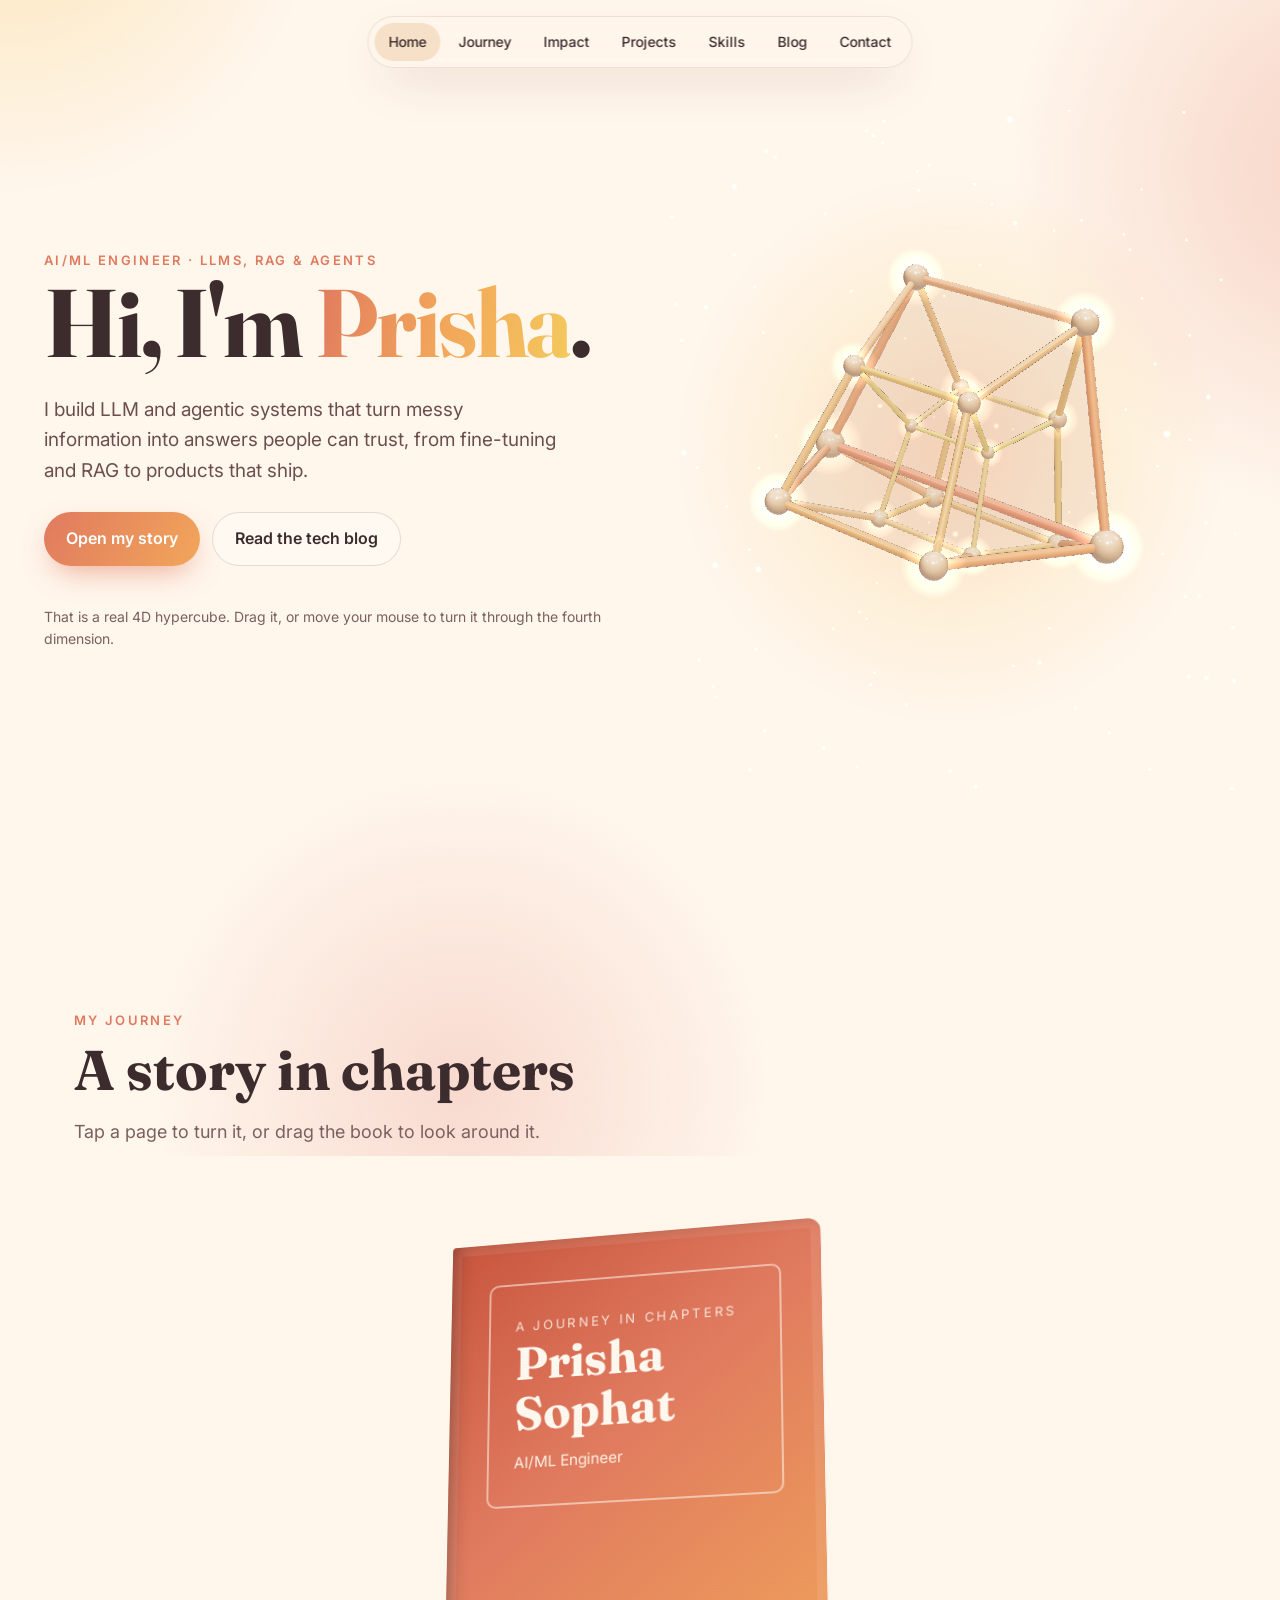
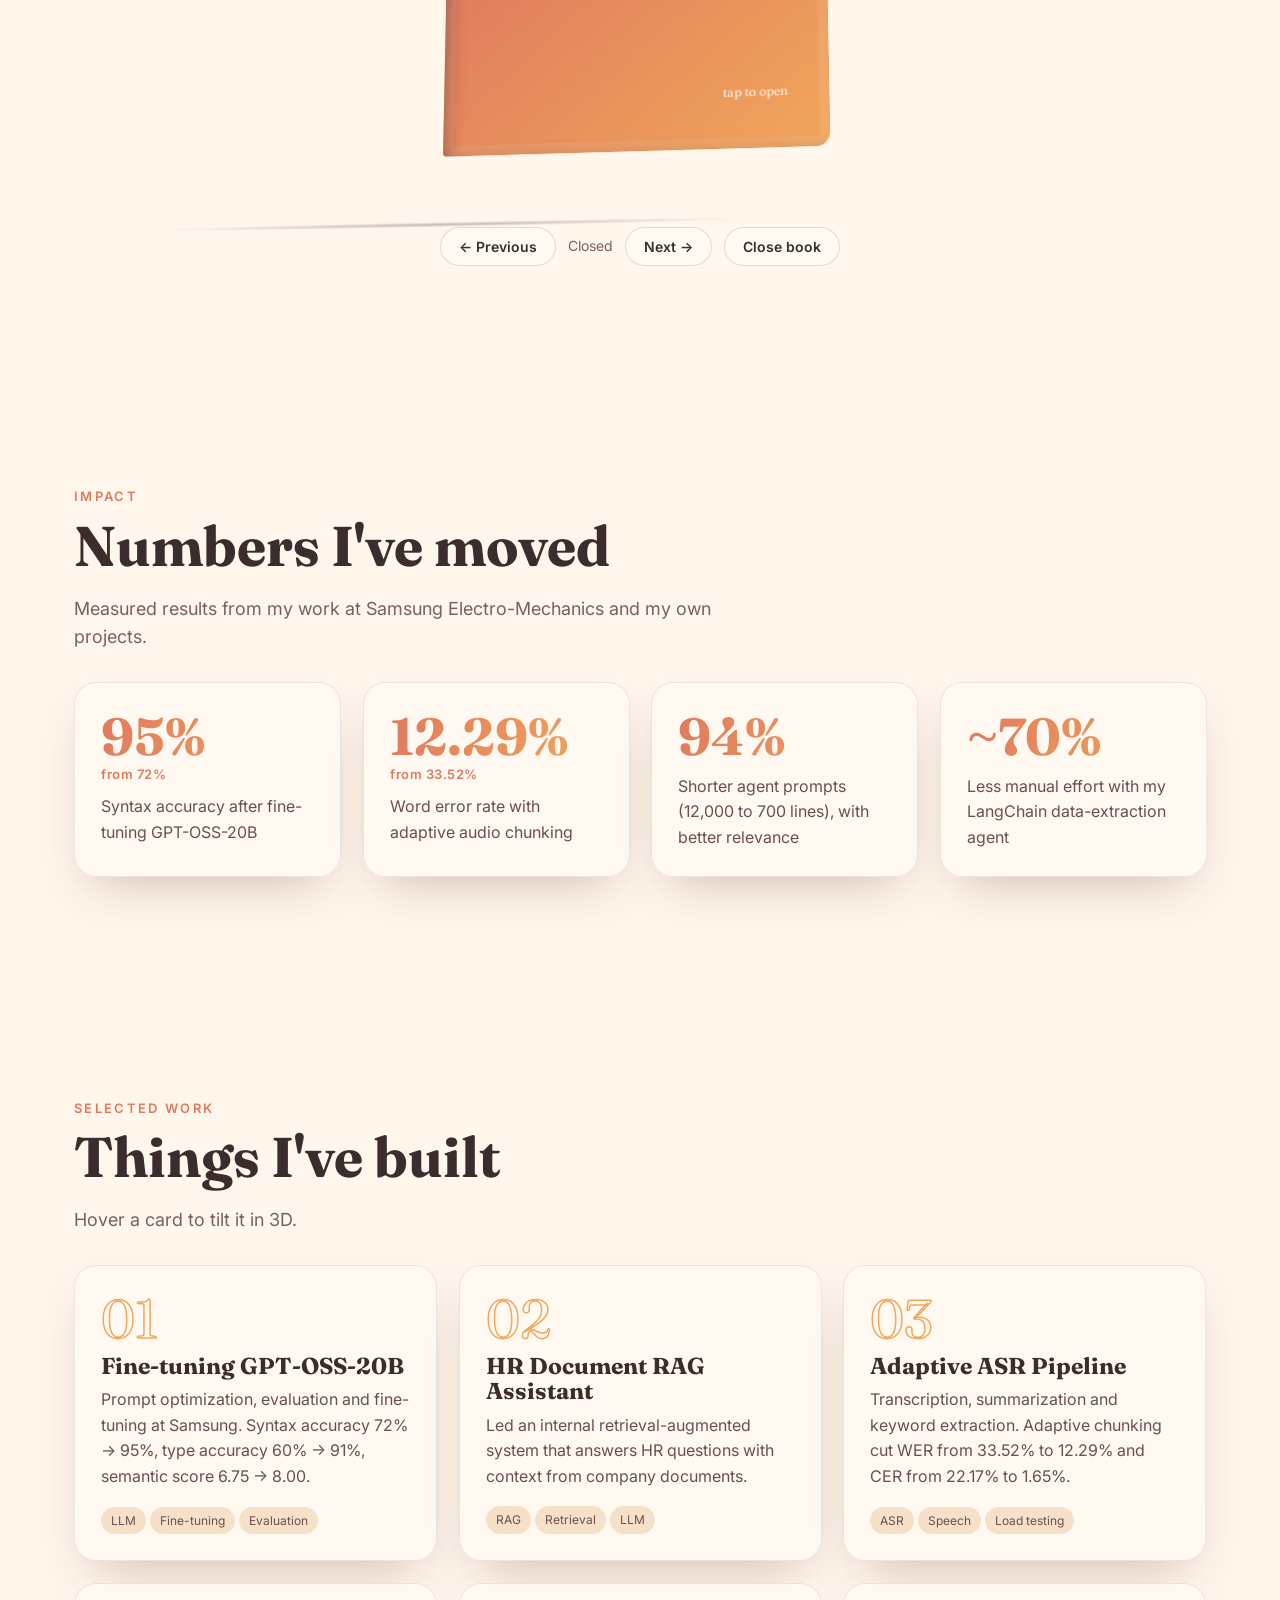
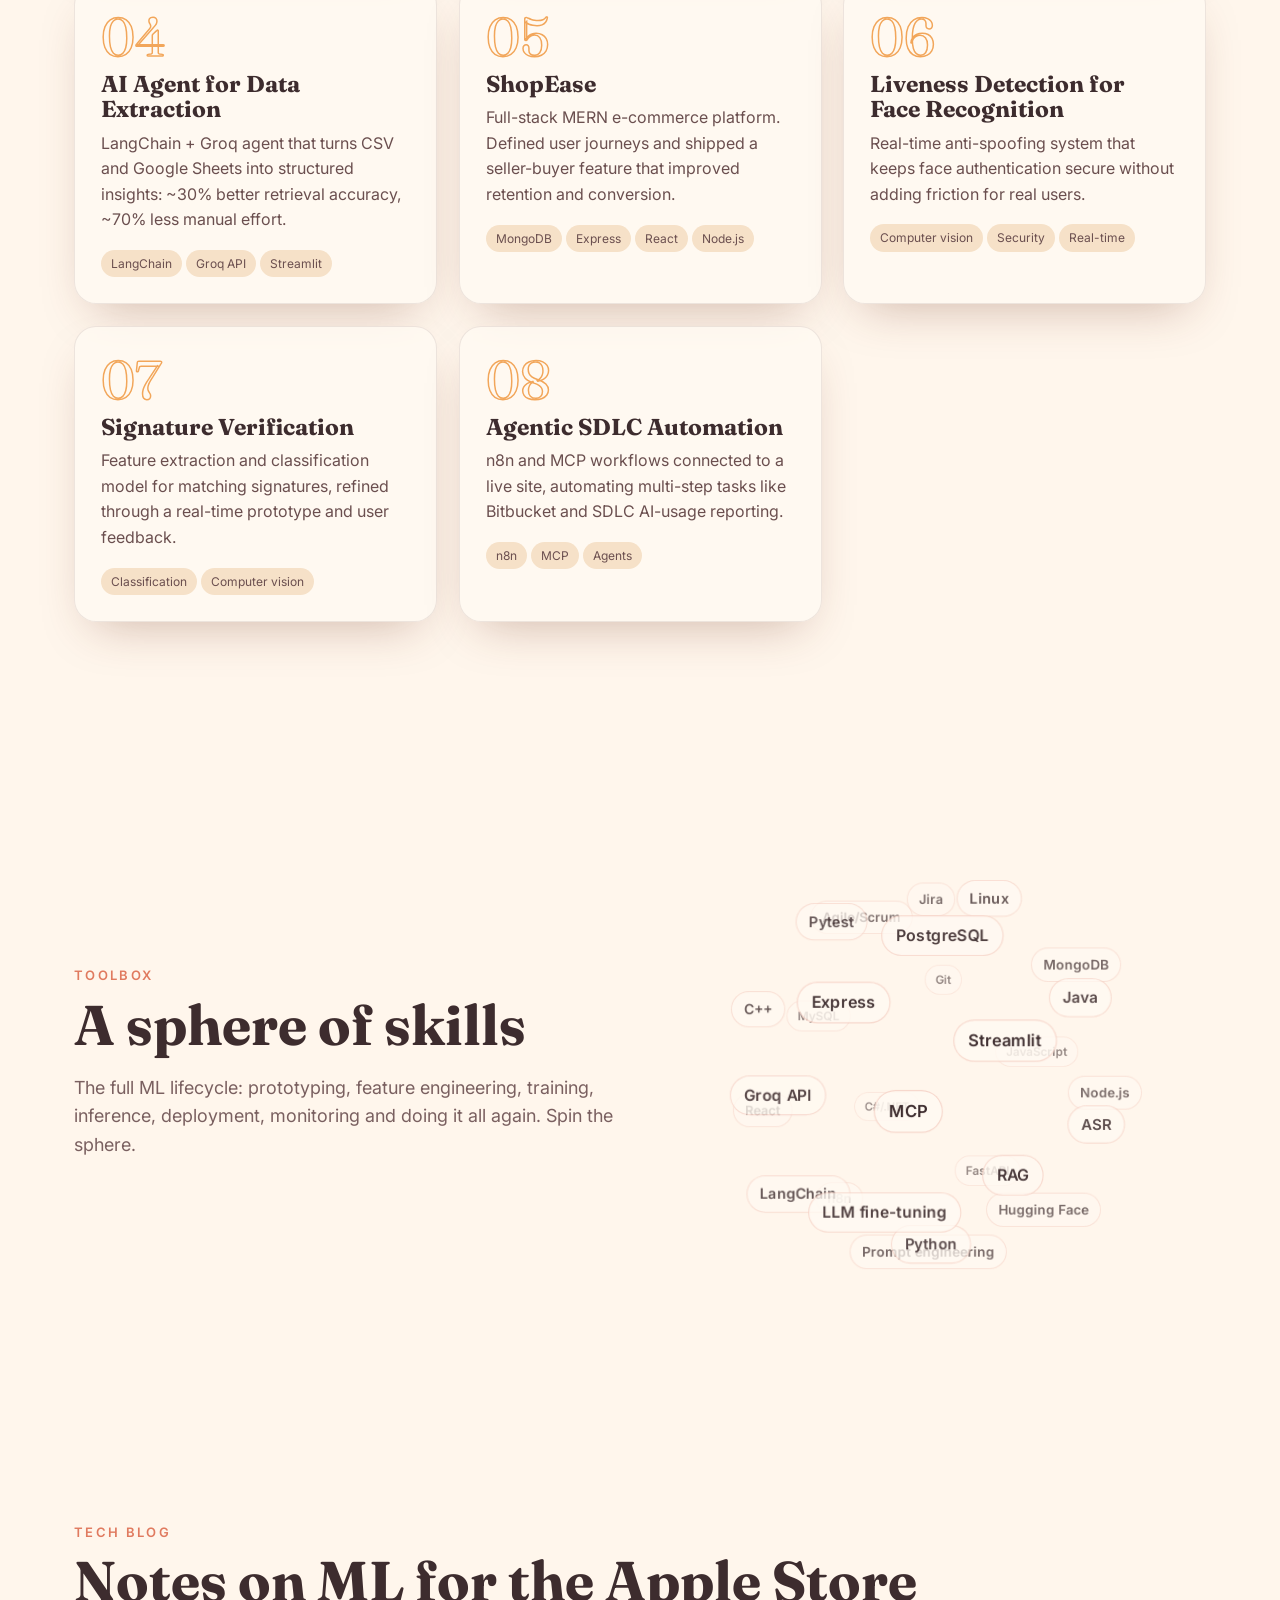
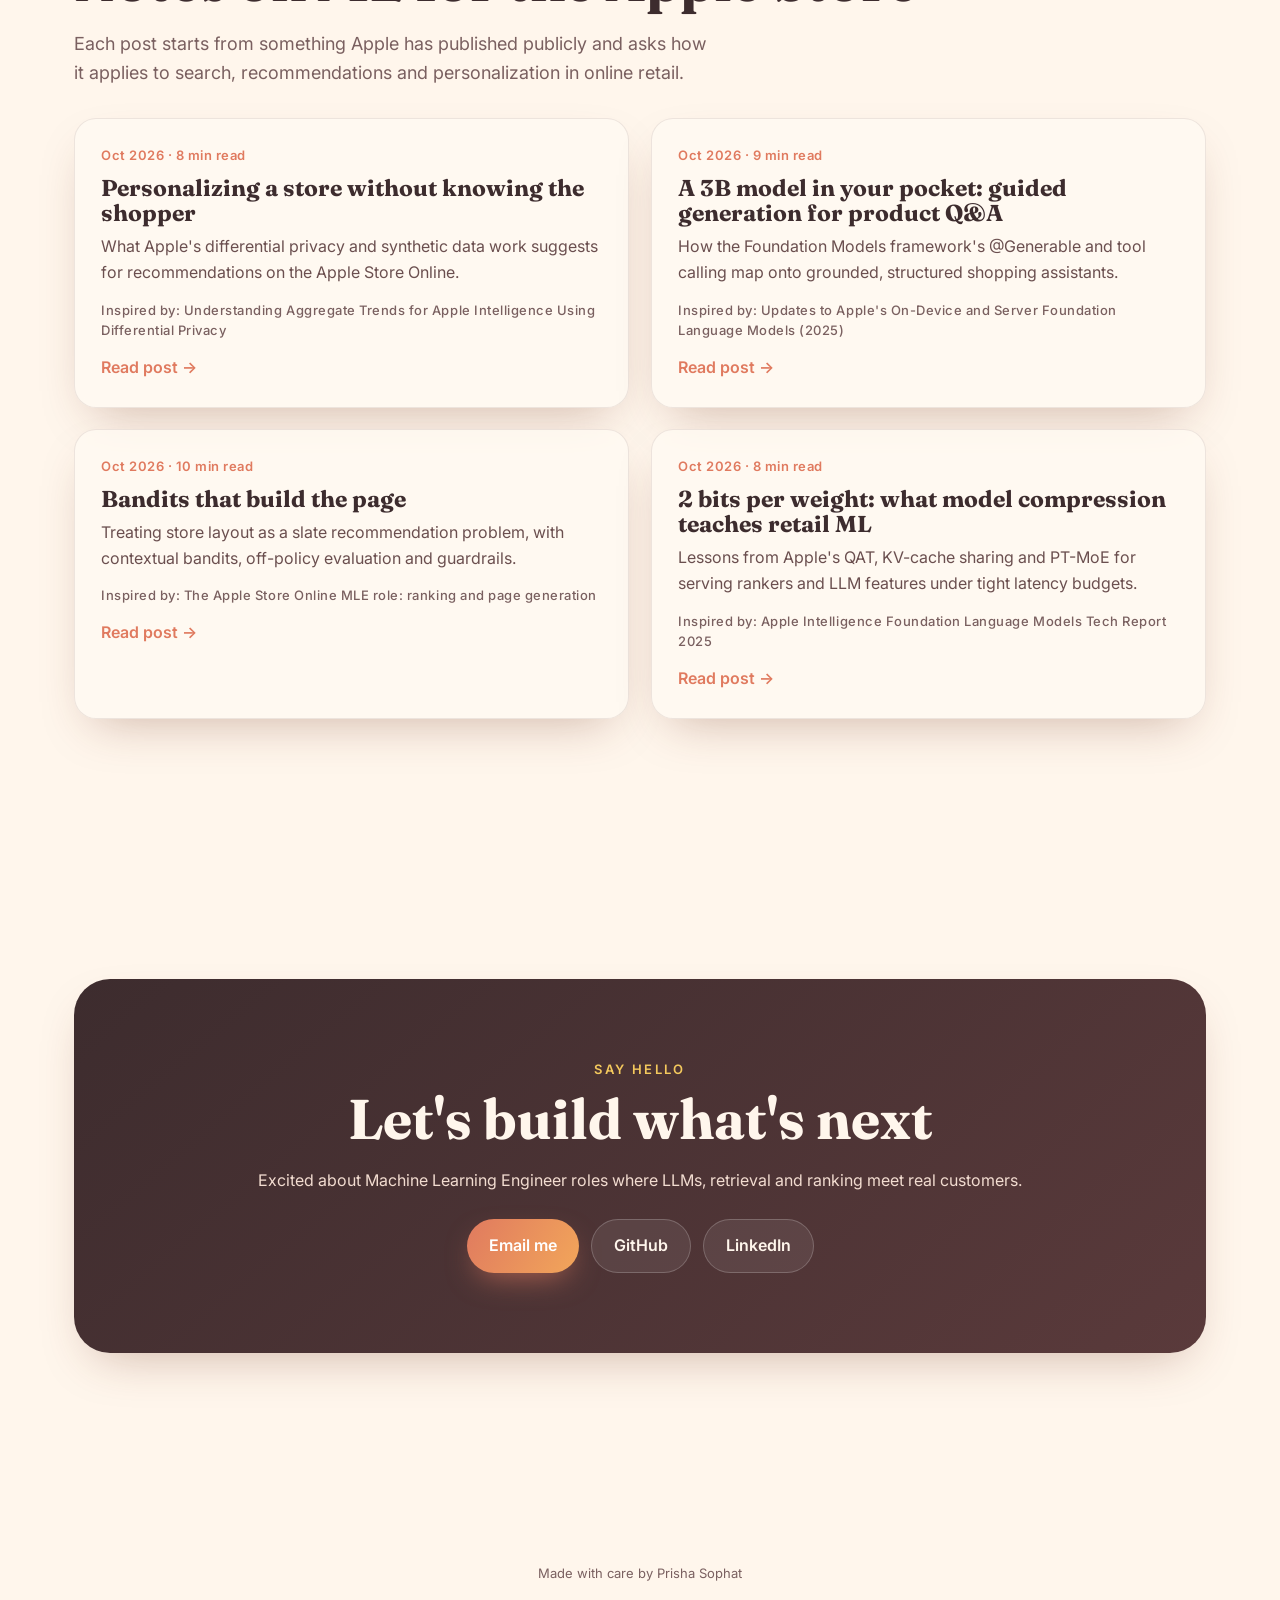
<file: index.html>
<!doctype html>
<html lang="en">
<head>
  <meta charset="utf-8">
  <meta name="viewport" content="width=device-width, initial-scale=1">
  <title>Prisha Sophat · AI/ML Engineer</title>
  <meta name="description" content="Portfolio of Prisha Sophat, AI/ML engineer working on LLMs, RAG and agentic systems.">
  <link rel="preconnect" href="https://fonts.googleapis.com">
  <link rel="preconnect" href="https://fonts.gstatic.com" crossorigin>
  <link href="https://fonts.googleapis.com/css2?family=Fraunces:opsz,wght@9..144,500;9..144,700&family=Inter:wght@400;500;600;700&display=swap" rel="stylesheet">
  <link rel="stylesheet" href="assets/style.css">
  <link rel="icon" href="data:image/svg+xml,<svg xmlns='http://www.w3.org/2000/svg' viewBox='0 0 100 100'><text y='.9em' font-size='90'>📖</text></svg>">
  <script type="importmap">
    { "imports": { "three": "./assets/vendor/three.module.min.js" } }
  </script>
</head>
<body>
  <nav class="nav" aria-label="Sections">
    <a href="#home">Home</a>
    <a href="#journey">Journey</a>
    <a href="#impact">Impact</a>
    <a href="#projects">Projects</a>
    <a href="#skills">Skills</a>
    <a href="#blog">Blog</a>
    <a href="#contact">Contact</a>
  </nav>

  <section class="hero" id="home">
    <div class="reveal">
      <div class="eyebrow">AI/ML Engineer · LLMs, RAG &amp; agents</div>
      <h1>Hi, I'm <span class="grad" id="hero-name">Prisha</span>.</h1>
      <p id="hero-tagline"></p>
      <div class="btns">
        <a class="btn primary" href="#journey">Open my story</a>
        <a class="btn ghost" href="#blog">Read the tech blog</a>
      </div>
      <div class="scroll-hint">That is a real 4D hypercube. Drag it, or move your mouse to turn it through the fourth dimension.</div>
    </div>
    <canvas id="hero-canvas" aria-label="Interactive 3D shapes"></canvas>
  </section>

  <section id="journey">
    <div class="reveal">
      <div class="eyebrow">My journey</div>
      <h2>A story in chapters</h2>
      <p class="lead">Tap a page to turn it, or drag the book to look around it.</p>
    </div>
    <div class="book-stage" id="book-stage" tabindex="0" aria-label="Interactive book. Use arrow keys to turn pages.">
      <div class="book" id="book"><div class="shadow"></div></div>
    </div>
    <div class="book-controls">
      <button id="book-prev">← Previous</button>
      <span class="book-hint" id="book-progress">Closed</span>
      <button id="book-next">Next →</button>
      <button id="book-reset">Close book</button>
    </div>
  </section>

  <section id="impact">
    <div class="reveal">
      <div class="eyebrow">Impact</div>
      <h2>Numbers I've moved</h2>
      <p class="lead">Measured results from my work at Samsung Electro-Mechanics and my own projects.</p>
    </div>
    <div class="grid" id="stat-grid"></div>
  </section>

  <section id="projects">
    <div class="reveal">
      <div class="eyebrow">Selected work</div>
      <h2>Things I've built</h2>
      <p class="lead">Hover a card to tilt it in 3D.</p>
    </div>
    <div class="grid" id="project-grid"></div>
  </section>

  <section id="skills">
    <div class="skills-wrap">
      <div class="reveal">
        <div class="eyebrow">Toolbox</div>
        <h2>A sphere of skills</h2>
        <p class="lead">The full ML lifecycle: prototyping, feature engineering, training, inference, deployment, monitoring and doing it all again. Spin the sphere.</p>
      </div>
      <div class="sphere" id="sphere" aria-label="Rotating skill sphere"></div>
    </div>
  </section>

  <section id="blog">
    <div class="reveal">
      <div class="eyebrow">Tech blog</div>
      <h2>Notes on ML for the Apple Store</h2>
      <p class="lead">Each post starts from something Apple has published publicly and asks how it applies to search, recommendations and personalization in online retail.</p>
    </div>
    <div class="grid" id="blog-grid"></div>
  </section>

  <section id="contact">
    <div class="contact reveal">
      <div class="eyebrow" style="color:var(--honey)">Say hello</div>
      <h2>Let's build what's next</h2>
      <p>Excited about Machine Learning Engineer roles where LLMs, retrieval and ranking meet real customers.</p>
      <div class="btns" style="justify-content:center">
        <a class="btn primary" id="contact-email" href="#">Email me</a>
        <a class="btn ghost" id="contact-github" href="#" target="_blank" rel="noopener">GitHub</a>
        <a class="btn ghost" id="contact-linkedin" href="#" target="_blank" rel="noopener">LinkedIn</a>
      </div>
    </div>
  </section>
  <footer>Made with care by <span id="footer-name"></span></footer>

  <script src="assets/data.js"></script>
  <script src="assets/posts.js"></script>
  <script src="assets/main.js"></script>
  <script type="module" src="assets/hero.js"></script>
</body>
</html>
</file>
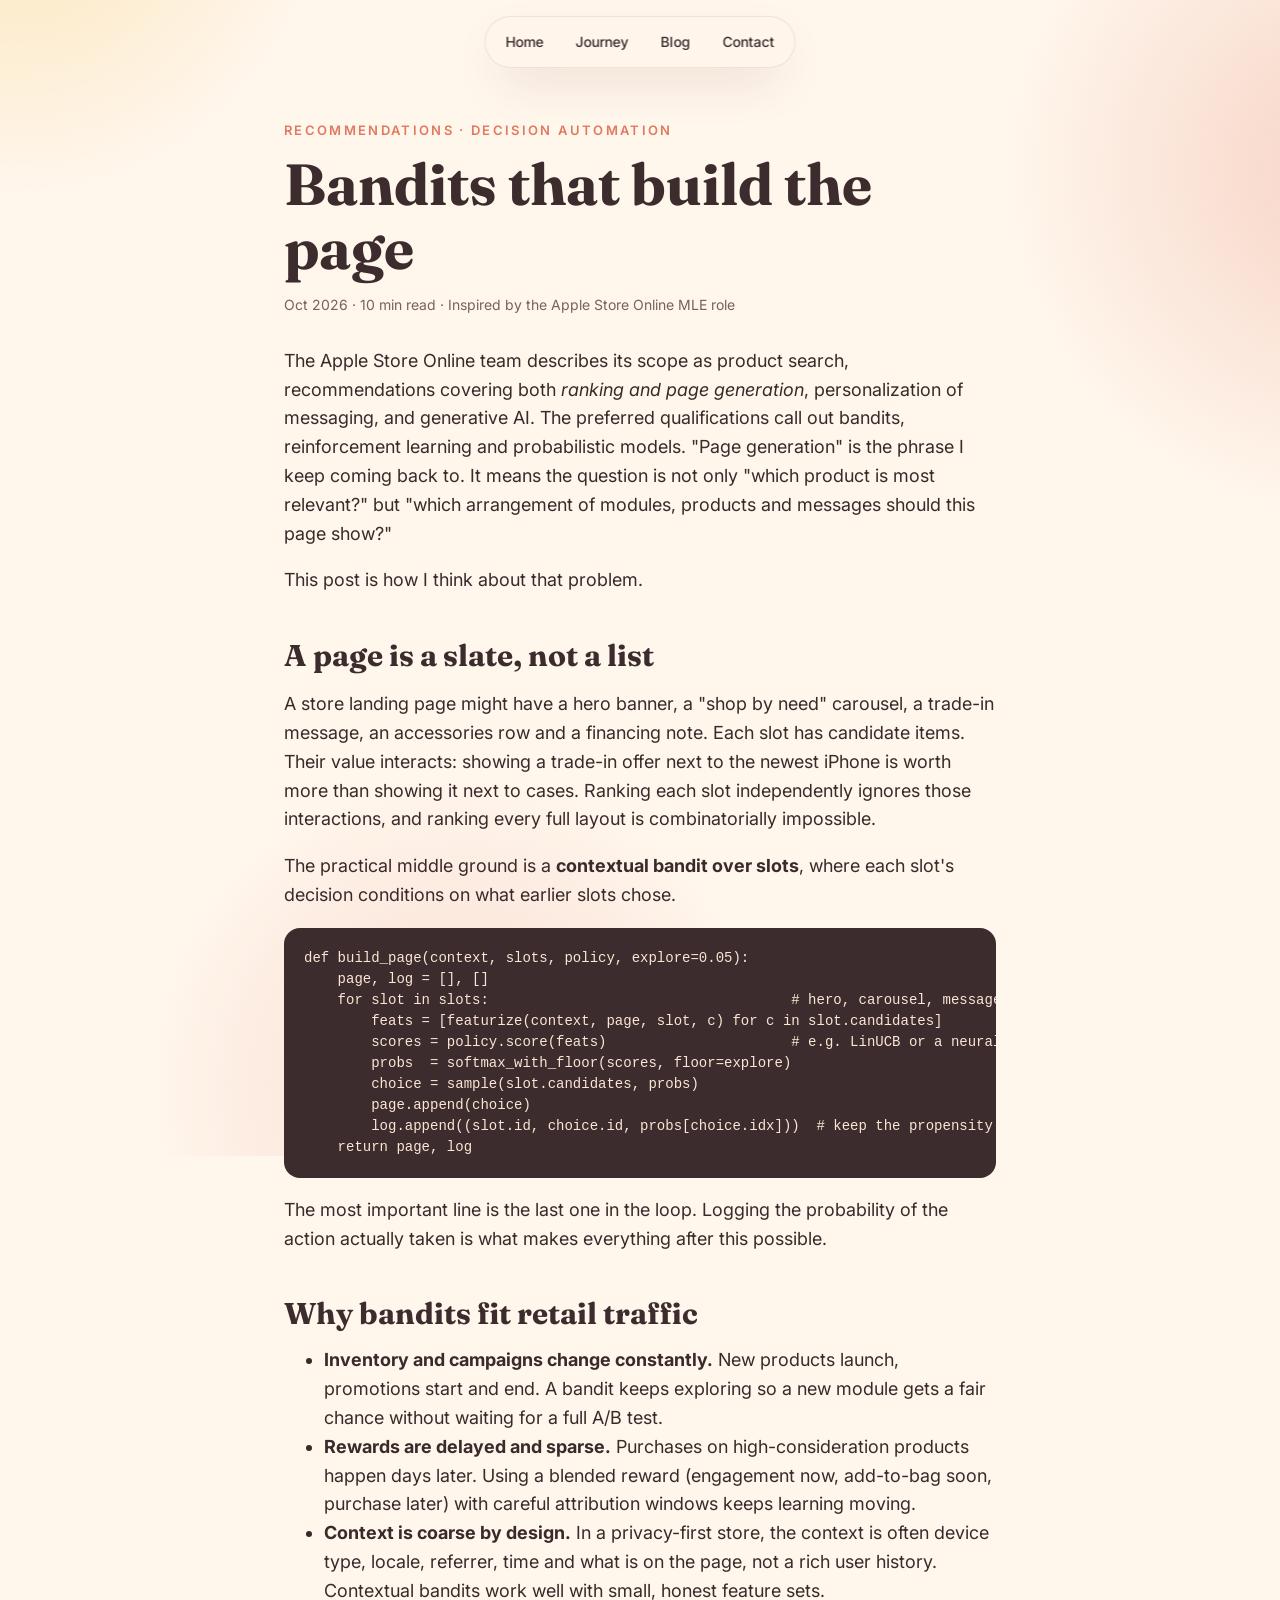
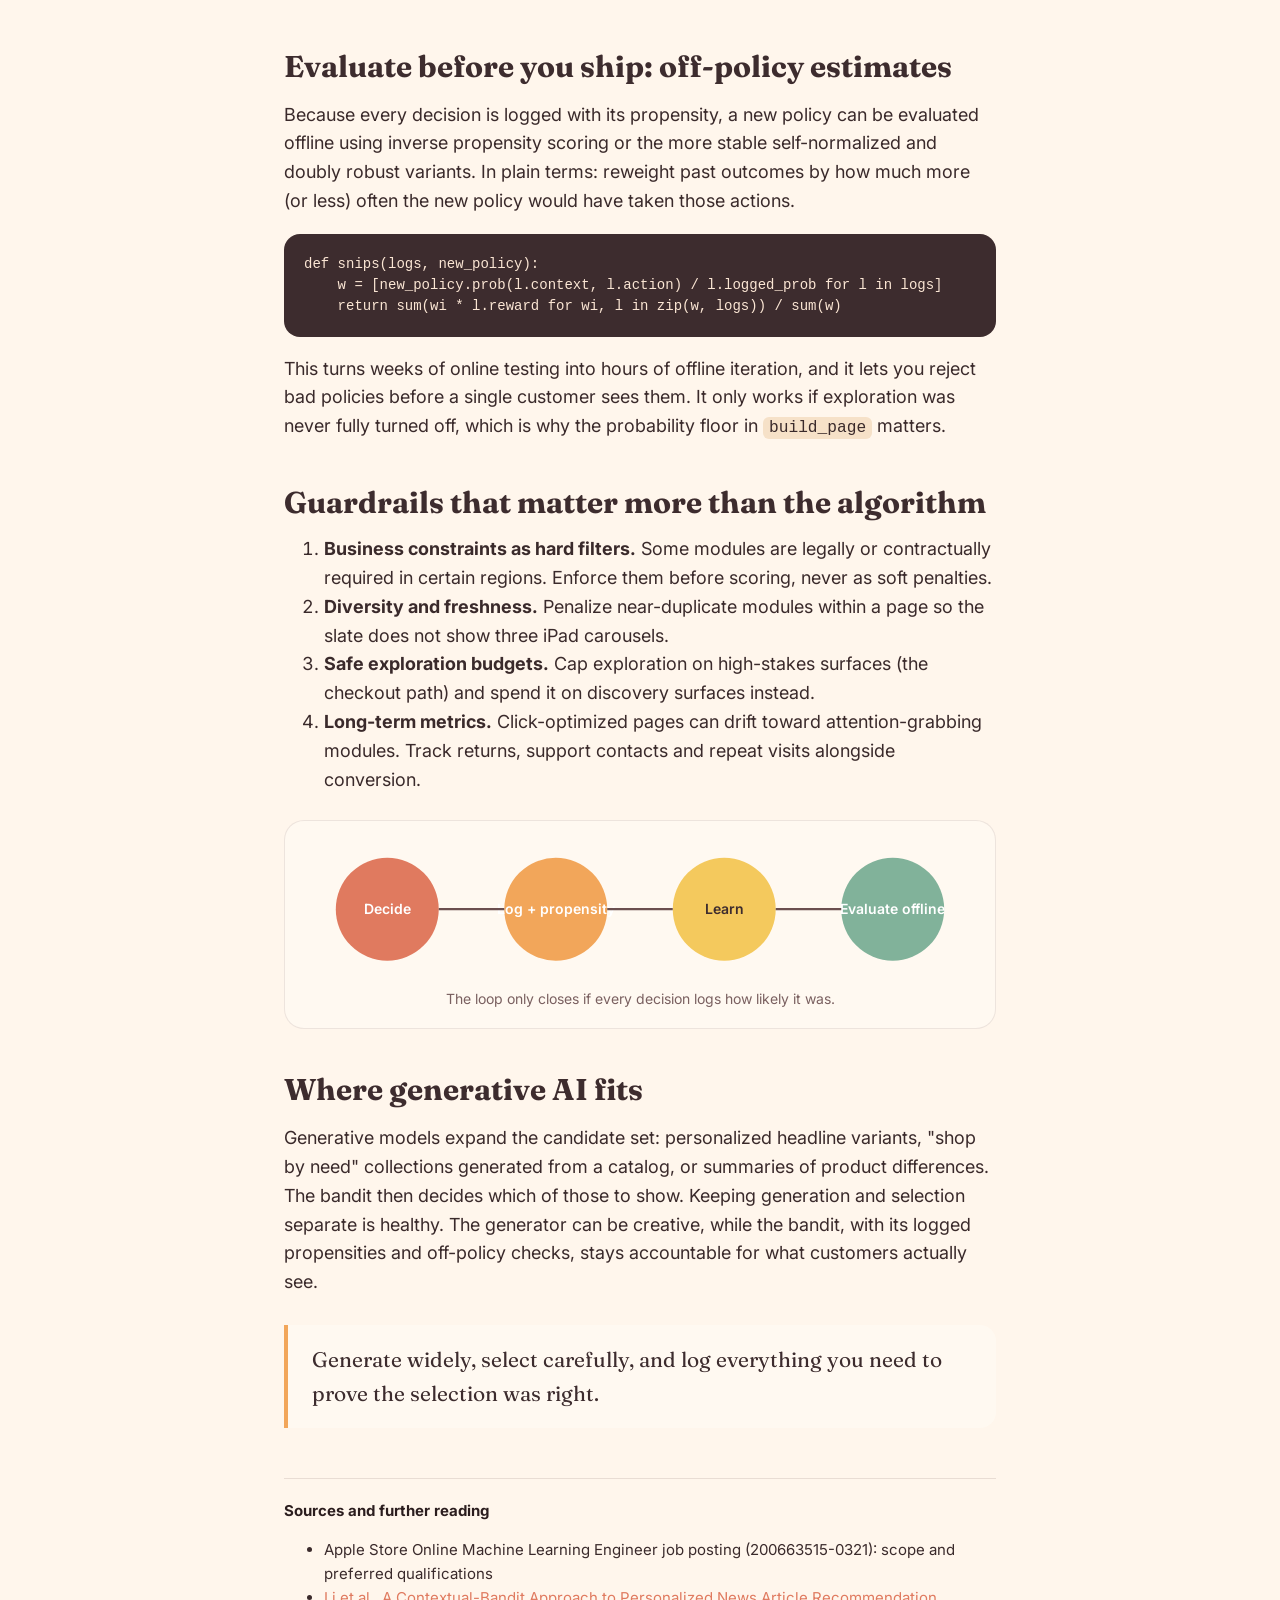
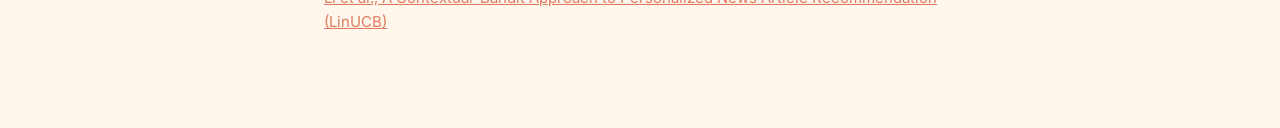
<file: blog/bandits-for-page-generation.html>
<!doctype html>
<html lang="en">
<head>
  <meta charset="utf-8">
  <meta name="viewport" content="width=device-width, initial-scale=1">
  <title>Bandits that build the page · Prisha Sophat</title>
  <meta name="description" content="Treating store layout as a slate recommendation problem with contextual bandits, off-policy evaluation and guardrails.">
  <link href="https://fonts.googleapis.com/css2?family=Fraunces:opsz,wght@9..144,500;9..144,700&family=Inter:wght@400;500;600;700&display=swap" rel="stylesheet">
  <link rel="stylesheet" href="../assets/style.css">
</head>
<body>
  <div class="progress"></div>
  <nav class="nav"><a href="../index.html">Home</a><a href="../index.html#journey">Journey</a><a href="../index.html#blog">Blog</a><a href="../index.html#contact">Contact</a></nav>
  <article class="article">
    <div class="eyebrow">Recommendations · Decision automation</div>
    <h1>Bandits that build the page</h1>
    <div class="byline">Oct 2026 · 10 min read · Inspired by the Apple Store Online MLE role</div>

    <p>The Apple Store Online team describes its scope as product search, recommendations covering both <em>ranking and page generation</em>, personalization of messaging, and generative AI. The preferred qualifications call out bandits, reinforcement learning and probabilistic models. "Page generation" is the phrase I keep coming back to. It means the question is not only "which product is most relevant?" but "which arrangement of modules, products and messages should this page show?"</p>
    <p>This post is how I think about that problem.</p>

    <h2>A page is a slate, not a list</h2>
    <p>A store landing page might have a hero banner, a "shop by need" carousel, a trade-in message, an accessories row and a financing note. Each slot has candidate items. Their value interacts: showing a trade-in offer next to the newest iPhone is worth more than showing it next to cases. Ranking each slot independently ignores those interactions, and ranking every full layout is combinatorially impossible.</p>
    <p>The practical middle ground is a <strong>contextual bandit over slots</strong>, where each slot's decision conditions on what earlier slots chose.</p>

<pre><code>def build_page(context, slots, policy, explore=0.05):
    page, log = [], []
    for slot in slots:                                    # hero, carousel, message, ...
        feats = [featurize(context, page, slot, c) for c in slot.candidates]
        scores = policy.score(feats)                      # e.g. LinUCB or a neural reward model
        probs  = softmax_with_floor(scores, floor=explore)
        choice = sample(slot.candidates, probs)
        page.append(choice)
        log.append((slot.id, choice.id, probs[choice.idx]))  # keep the propensity!
    return page, log
</code></pre>
    <p>The most important line is the last one in the loop. Logging the probability of the action actually taken is what makes everything after this possible.</p>

    <h2>Why bandits fit retail traffic</h2>
    <ul>
      <li><strong>Inventory and campaigns change constantly.</strong> New products launch, promotions start and end. A bandit keeps exploring so a new module gets a fair chance without waiting for a full A/B test.</li>
      <li><strong>Rewards are delayed and sparse.</strong> Purchases on high-consideration products happen days later. Using a blended reward (engagement now, add-to-bag soon, purchase later) with careful attribution windows keeps learning moving.</li>
      <li><strong>Context is coarse by design.</strong> In a privacy-first store, the context is often device type, locale, referrer, time and what is on the page, not a rich user history. Contextual bandits work well with small, honest feature sets.</li>
    </ul>

    <h2>Evaluate before you ship: off-policy estimates</h2>
    <p>Because every decision is logged with its propensity, a new policy can be evaluated offline using inverse propensity scoring or the more stable self-normalized and doubly robust variants. In plain terms: reweight past outcomes by how much more (or less) often the new policy would have taken those actions.</p>

<pre><code>def snips(logs, new_policy):
    w = [new_policy.prob(l.context, l.action) / l.logged_prob for l in logs]
    return sum(wi * l.reward for wi, l in zip(w, logs)) / sum(w)
</code></pre>
    <p>This turns weeks of online testing into hours of offline iteration, and it lets you reject bad policies before a single customer sees them. It only works if exploration was never fully turned off, which is why the probability floor in <code>build_page</code> matters.</p>

    <h2>Guardrails that matter more than the algorithm</h2>
    <ol>
      <li><strong>Business constraints as hard filters.</strong> Some modules are legally or contractually required in certain regions. Enforce them before scoring, never as soft penalties.</li>
      <li><strong>Diversity and freshness.</strong> Penalize near-duplicate modules within a page so the slate does not show three iPad carousels.</li>
      <li><strong>Safe exploration budgets.</strong> Cap exploration on high-stakes surfaces (the checkout path) and spend it on discovery surfaces instead.</li>
      <li><strong>Long-term metrics.</strong> Click-optimized pages can drift toward attention-grabbing modules. Track returns, support contacts and repeat visits alongside conversion.</li>
    </ol>

    <figure class="diagram">
      <svg viewBox="0 0 720 150" role="img" aria-label="Loop of decide, log, learn, evaluate">
        <g font-family="Inter" font-size="15" text-anchor="middle" font-weight="600">
          <circle cx="90" cy="75" r="55" fill="#e07a5f"/><text x="90" y="80" fill="#fff">Decide</text>
          <circle cx="270" cy="75" r="55" fill="#f2a65a"/><text x="270" y="80" fill="#fff">Log + propensity</text>
          <circle cx="450" cy="75" r="55" fill="#f4c95d"/><text x="450" y="80" fill="#3d2c2e">Learn</text>
          <circle cx="630" cy="75" r="55" fill="#81b29a"/><text x="630" y="80" fill="#fff">Evaluate offline</text>
        </g>
        <g stroke="#6b4f4f" stroke-width="2.5" fill="none"><path d="M145 75h70"/><path d="M325 75h70"/><path d="M505 75h70"/></g>
      </svg>
      <figcaption>The loop only closes if every decision logs how likely it was.</figcaption>
    </figure>

    <h2>Where generative AI fits</h2>
    <p>Generative models expand the candidate set: personalized headline variants, "shop by need" collections generated from a catalog, or summaries of product differences. The bandit then decides which of those to show. Keeping generation and selection separate is healthy. The generator can be creative, while the bandit, with its logged propensities and off-policy checks, stays accountable for what customers actually see.</p>

    <blockquote>Generate widely, select carefully, and log everything you need to prove the selection was right.</blockquote>

    <div class="sources">
      <strong>Sources and further reading</strong>
      <ul>
        <li>Apple Store Online Machine Learning Engineer job posting (200663515-0321): scope and preferred qualifications</li>
        <li><a href="https://arxiv.org/abs/1003.0146" target="_blank" rel="noopener">Li et al., A Contextual-Bandit Approach to Personalized News Article Recommendation (LinUCB)</a></li>
      </ul>
    </div>
  </article>
  <script src="../assets/article.js"></script>
</body>
</html>
</file>
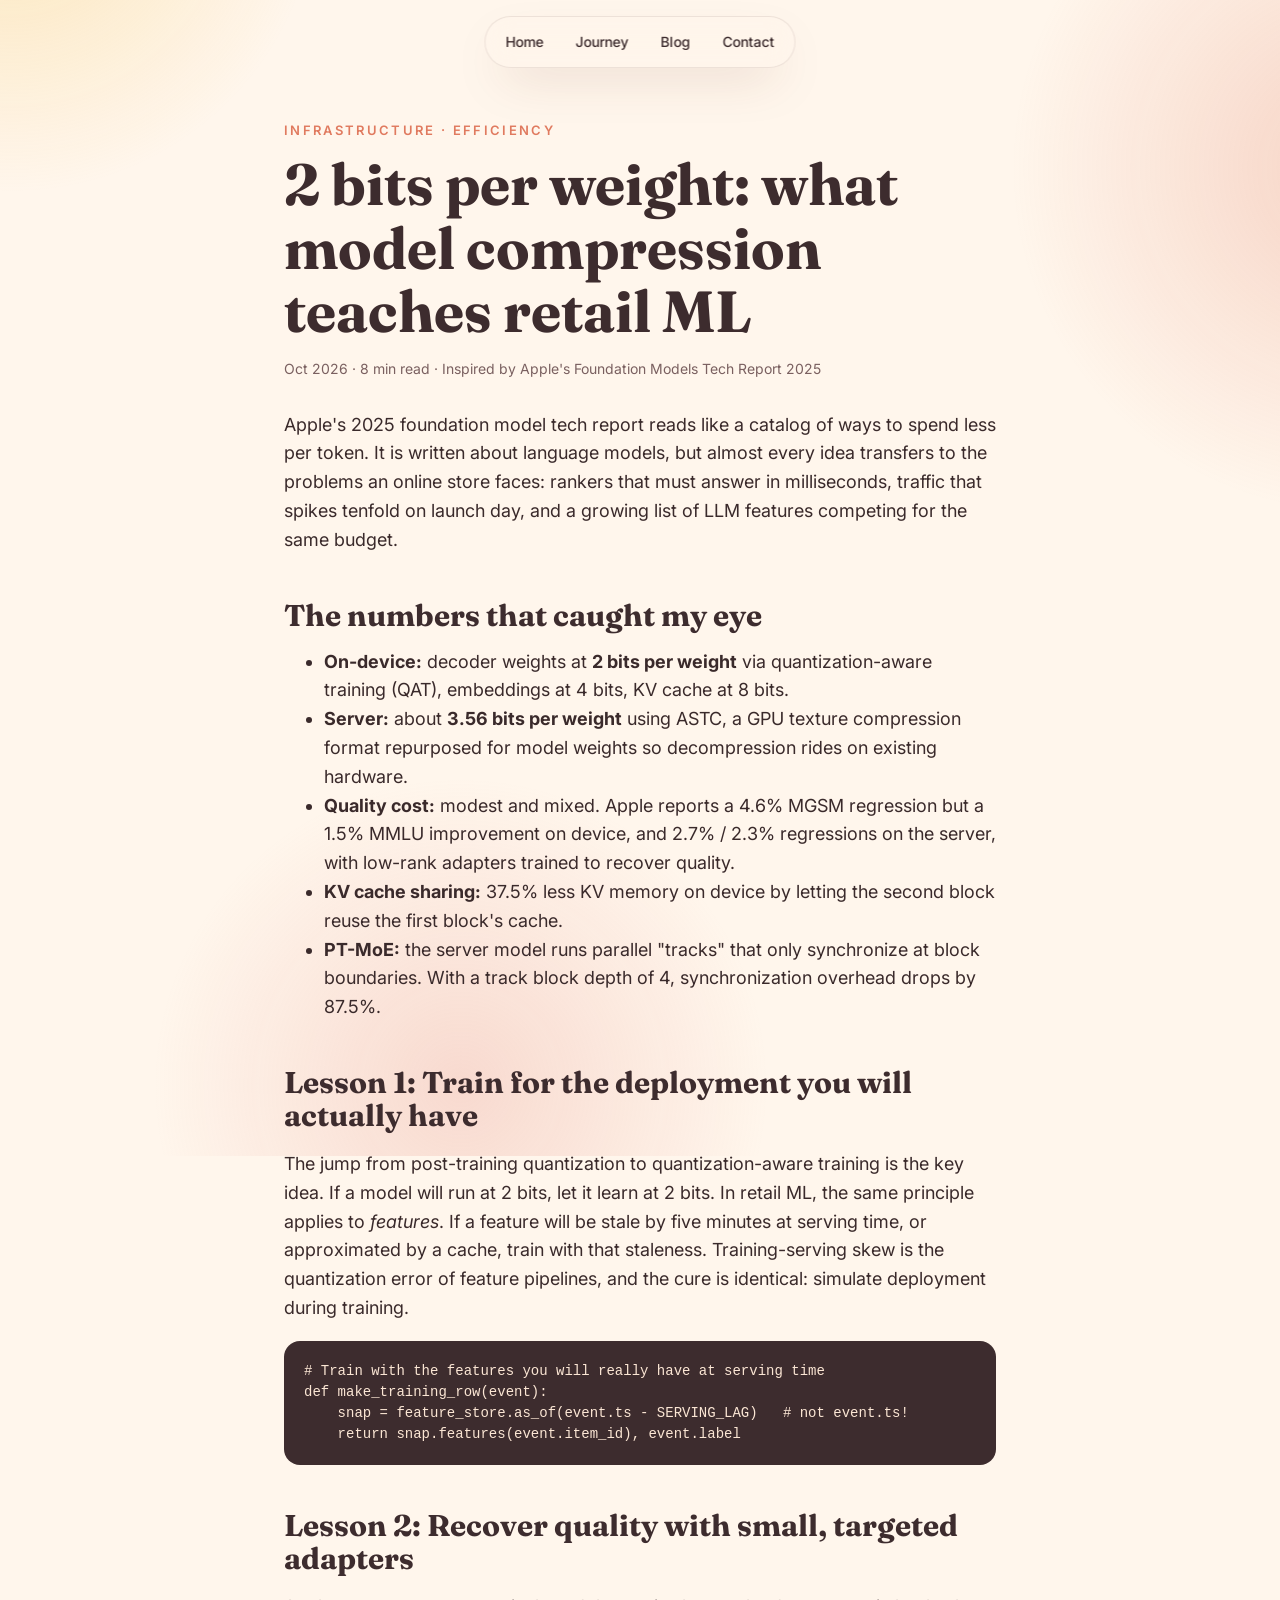
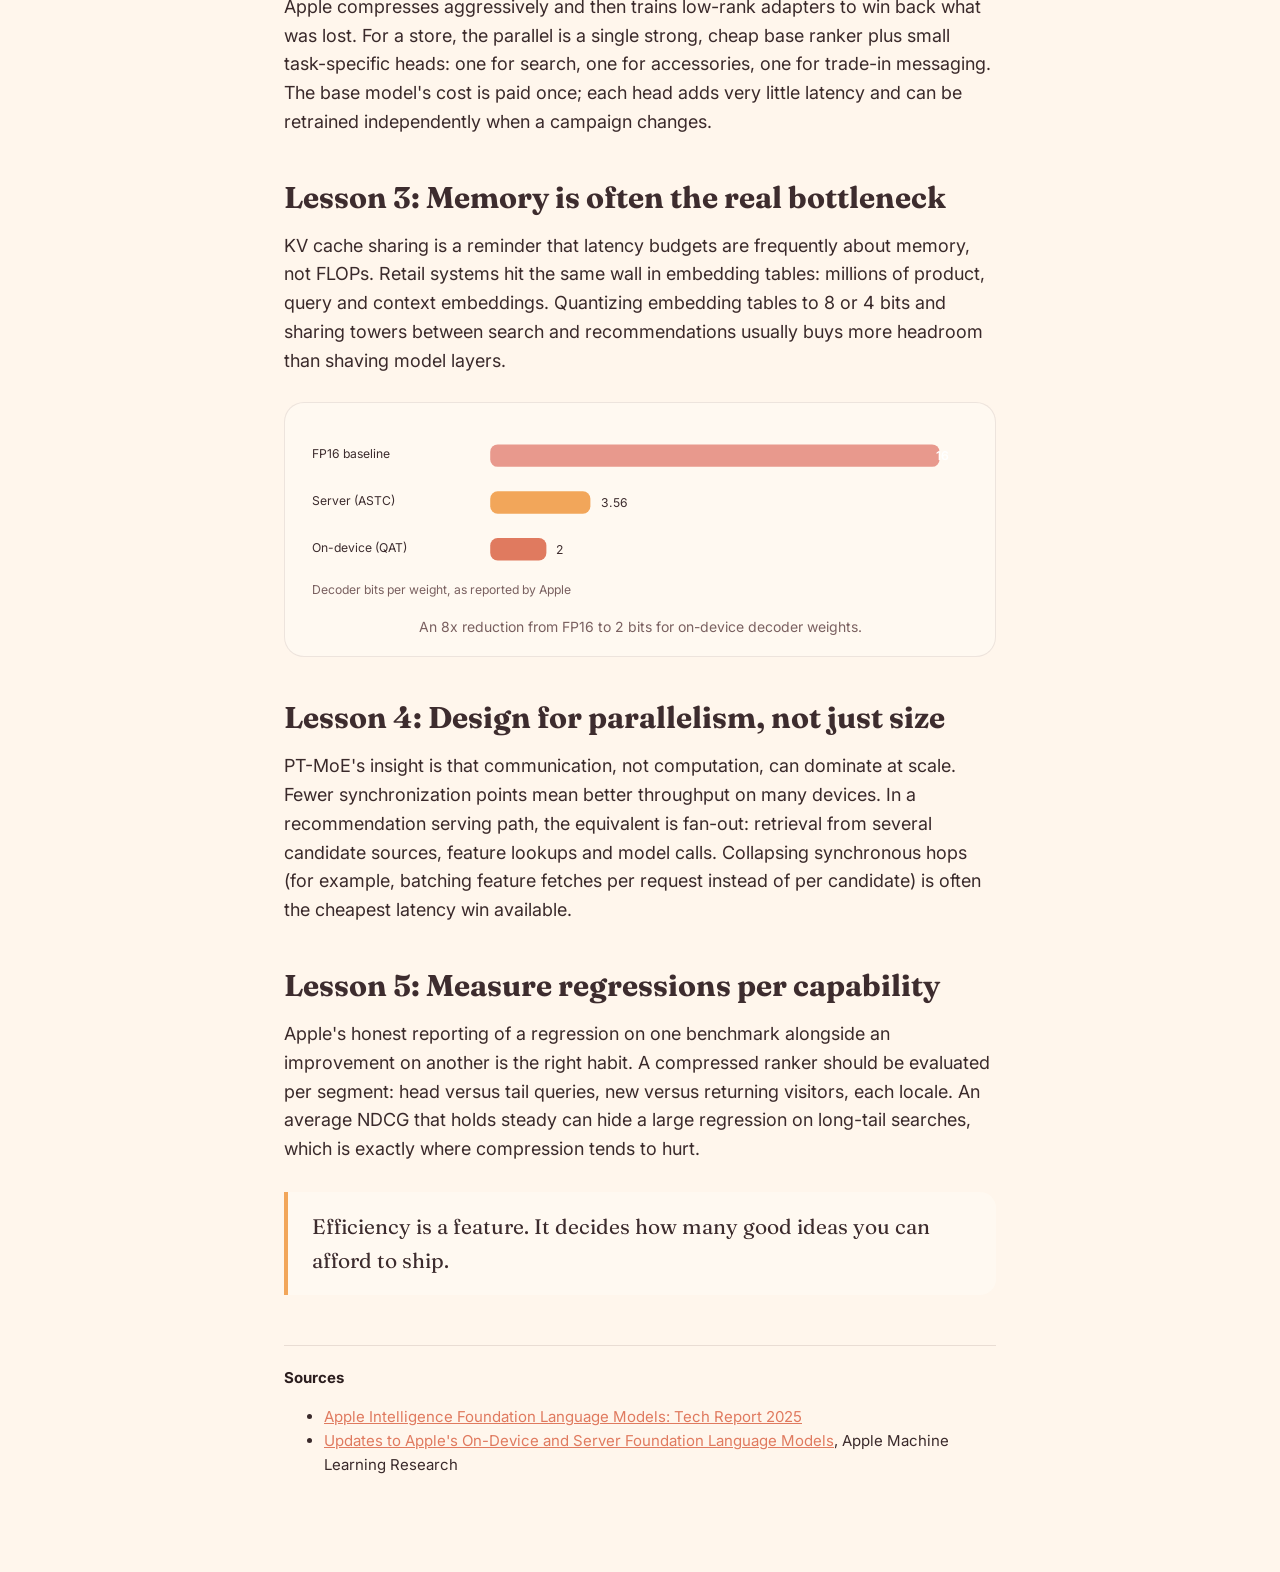
<file: blog/cheap-inference-at-retail-scale.html>
<!doctype html>
<html lang="en">
<head>
  <meta charset="utf-8">
  <meta name="viewport" content="width=device-width, initial-scale=1">
  <title>2 bits per weight · Prisha Sophat</title>
  <meta name="description" content="Lessons from Apple's quantization-aware training, KV-cache sharing and PT-MoE for serving retail ML under tight latency budgets.">
  <link href="https://fonts.googleapis.com/css2?family=Fraunces:opsz,wght@9..144,500;9..144,700&family=Inter:wght@400;500;600;700&display=swap" rel="stylesheet">
  <link rel="stylesheet" href="../assets/style.css">
</head>
<body>
  <div class="progress"></div>
  <nav class="nav"><a href="../index.html">Home</a><a href="../index.html#journey">Journey</a><a href="../index.html#blog">Blog</a><a href="../index.html#contact">Contact</a></nav>
  <article class="article">
    <div class="eyebrow">Infrastructure · Efficiency</div>
    <h1>2 bits per weight: what model compression teaches retail ML</h1>
    <div class="byline">Oct 2026 · 8 min read · Inspired by Apple's Foundation Models Tech Report 2025</div>

    <p>Apple's 2025 foundation model tech report reads like a catalog of ways to spend less per token. It is written about language models, but almost every idea transfers to the problems an online store faces: rankers that must answer in milliseconds, traffic that spikes tenfold on launch day, and a growing list of LLM features competing for the same budget.</p>

    <h2>The numbers that caught my eye</h2>
    <ul>
      <li><strong>On-device:</strong> decoder weights at <strong>2 bits per weight</strong> via quantization-aware training (QAT), embeddings at 4 bits, KV cache at 8 bits.</li>
      <li><strong>Server:</strong> about <strong>3.56 bits per weight</strong> using ASTC, a GPU texture compression format repurposed for model weights so decompression rides on existing hardware.</li>
      <li><strong>Quality cost:</strong> modest and mixed. Apple reports a 4.6% MGSM regression but a 1.5% MMLU improvement on device, and 2.7% / 2.3% regressions on the server, with low-rank adapters trained to recover quality.</li>
      <li><strong>KV cache sharing:</strong> 37.5% less KV memory on device by letting the second block reuse the first block's cache.</li>
      <li><strong>PT-MoE:</strong> the server model runs parallel "tracks" that only synchronize at block boundaries. With a track block depth of 4, synchronization overhead drops by 87.5%.</li>
    </ul>

    <h2>Lesson 1: Train for the deployment you will actually have</h2>
    <p>The jump from post-training quantization to quantization-aware training is the key idea. If a model will run at 2 bits, let it learn at 2 bits. In retail ML, the same principle applies to <em>features</em>. If a feature will be stale by five minutes at serving time, or approximated by a cache, train with that staleness. Training-serving skew is the quantization error of feature pipelines, and the cure is identical: simulate deployment during training.</p>

<pre><code># Train with the features you will really have at serving time
def make_training_row(event):
    snap = feature_store.as_of(event.ts - SERVING_LAG)   # not event.ts!
    return snap.features(event.item_id), event.label
</code></pre>

    <h2>Lesson 2: Recover quality with small, targeted adapters</h2>
    <p>Apple compresses aggressively and then trains low-rank adapters to win back what was lost. For a store, the parallel is a single strong, cheap base ranker plus small task-specific heads: one for search, one for accessories, one for trade-in messaging. The base model's cost is paid once; each head adds very little latency and can be retrained independently when a campaign changes.</p>

    <h2>Lesson 3: Memory is often the real bottleneck</h2>
    <p>KV cache sharing is a reminder that latency budgets are frequently about memory, not FLOPs. Retail systems hit the same wall in embedding tables: millions of product, query and context embeddings. Quantizing embedding tables to 8 or 4 bits and sharing towers between search and recommendations usually buys more headroom than shaving model layers.</p>

    <figure class="diagram">
      <svg viewBox="0 0 720 200" role="img" aria-label="Bar chart of bits per weight">
        <g font-family="Inter" font-size="13" fill="#3d2c2e">
          <text x="10" y="40">FP16 baseline</text><rect x="200" y="25" width="480" height="24" rx="8" fill="#e8998d"/><text x="690" y="42" text-anchor="end" fill="#fff" font-weight="600">16</text>
          <text x="10" y="90">Server (ASTC)</text><rect x="200" y="75" width="107" height="24" rx="8" fill="#f2a65a"/><text x="318" y="92">3.56</text>
          <text x="10" y="140">On-device (QAT)</text><rect x="200" y="125" width="60" height="24" rx="8" fill="#e07a5f"/><text x="270" y="142">2</text>
          <text x="10" y="185" fill="#7a6060">Decoder bits per weight, as reported by Apple</text>
        </g>
      </svg>
      <figcaption>An 8x reduction from FP16 to 2 bits for on-device decoder weights.</figcaption>
    </figure>

    <h2>Lesson 4: Design for parallelism, not just size</h2>
    <p>PT-MoE's insight is that communication, not computation, can dominate at scale. Fewer synchronization points mean better throughput on many devices. In a recommendation serving path, the equivalent is fan-out: retrieval from several candidate sources, feature lookups and model calls. Collapsing synchronous hops (for example, batching feature fetches per request instead of per candidate) is often the cheapest latency win available.</p>

    <h2>Lesson 5: Measure regressions per capability</h2>
    <p>Apple's honest reporting of a regression on one benchmark alongside an improvement on another is the right habit. A compressed ranker should be evaluated per segment: head versus tail queries, new versus returning visitors, each locale. An average NDCG that holds steady can hide a large regression on long-tail searches, which is exactly where compression tends to hurt.</p>

    <blockquote>Efficiency is a feature. It decides how many good ideas you can afford to ship.</blockquote>

    <div class="sources">
      <strong>Sources</strong>
      <ul>
        <li><a href="https://arxiv.org/abs/2507.13575" target="_blank" rel="noopener">Apple Intelligence Foundation Language Models: Tech Report 2025</a></li>
        <li><a href="https://machinelearning.apple.com/research/apple-foundation-models-2025-updates" target="_blank" rel="noopener">Updates to Apple's On-Device and Server Foundation Language Models</a>, Apple Machine Learning Research</li>
      </ul>
    </div>
  </article>
  <script src="../assets/article.js"></script>
</body>
</html>
</file>
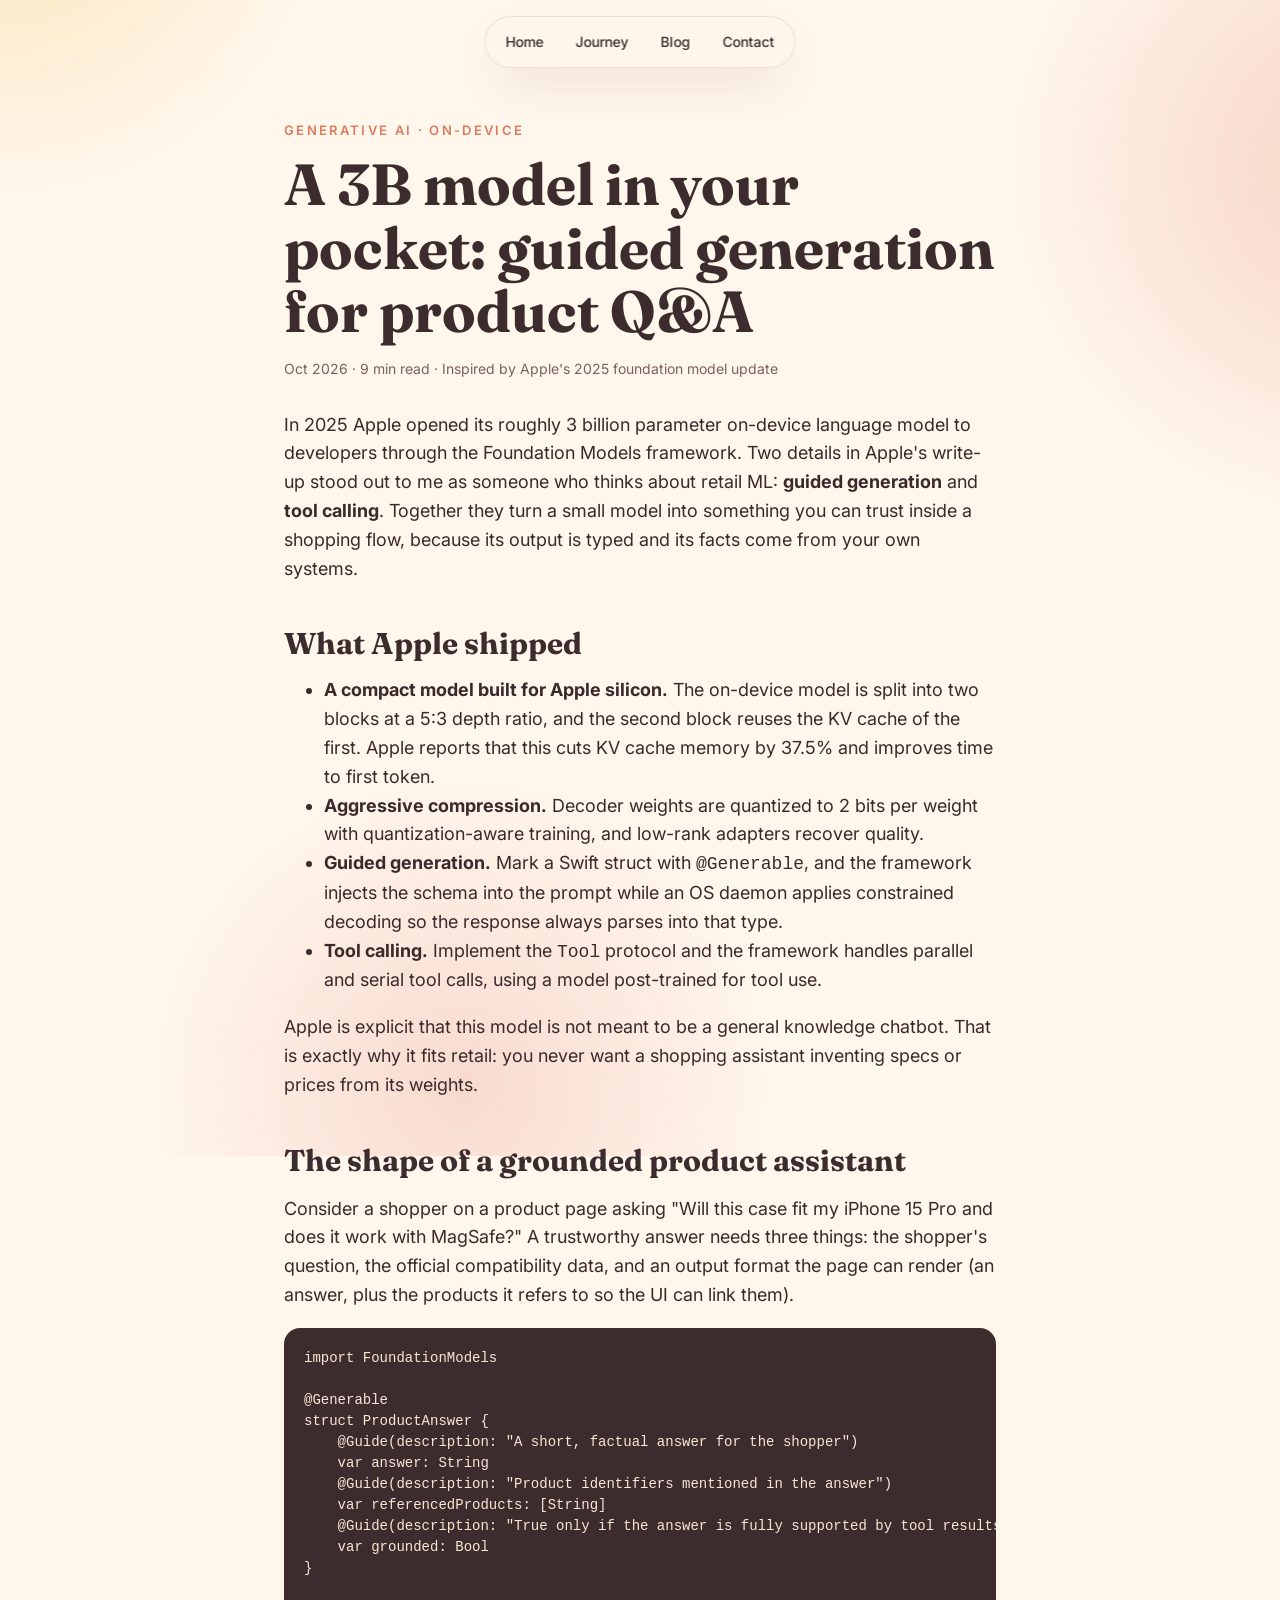
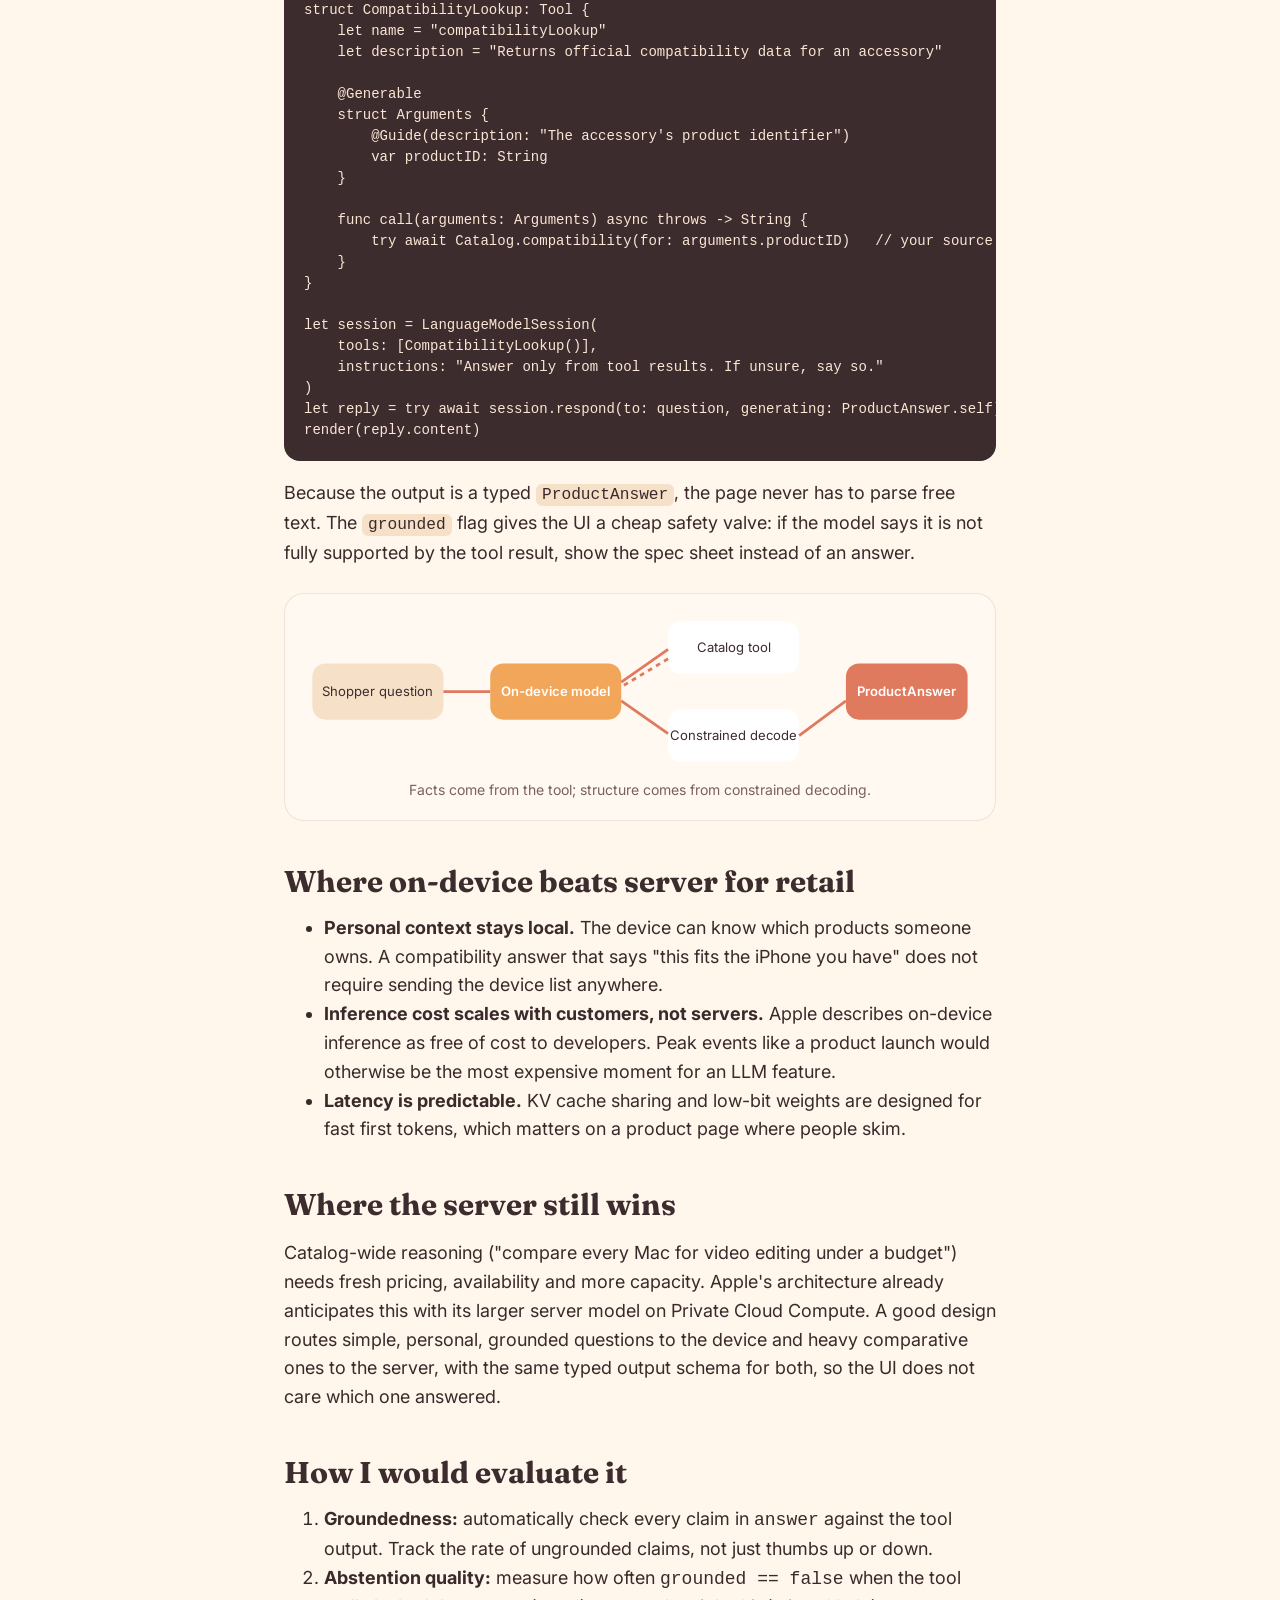
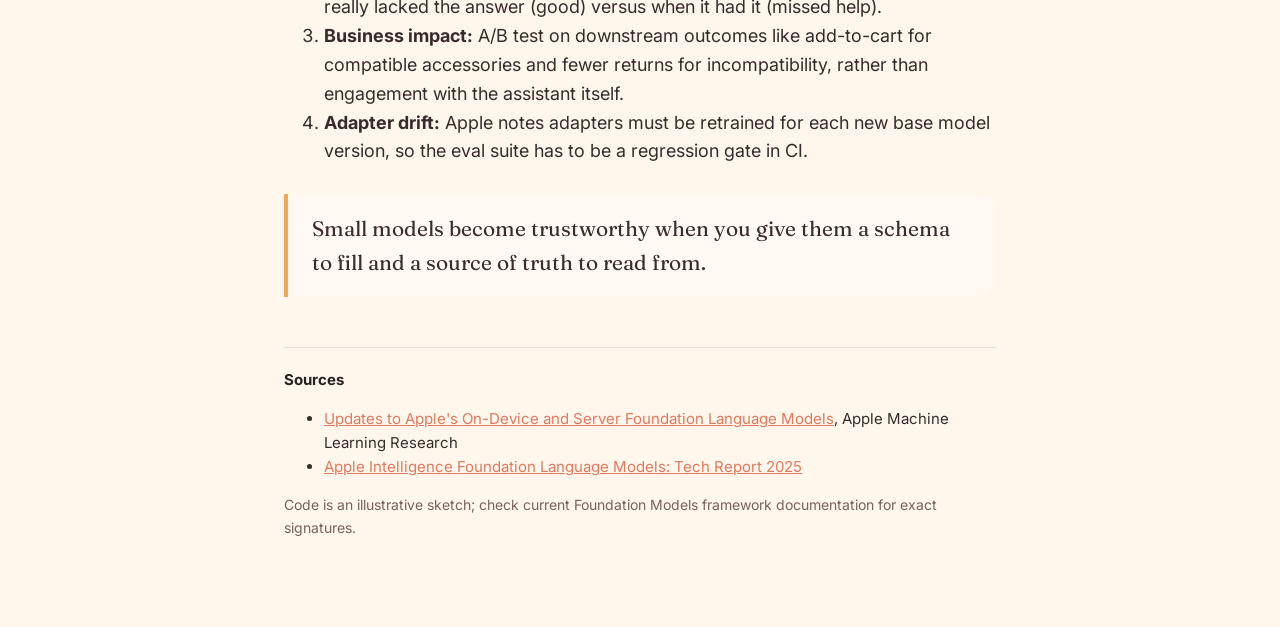
<file: blog/on-device-foundation-model-commerce.html>
<!doctype html>
<html lang="en">
<head>
  <meta charset="utf-8">
  <meta name="viewport" content="width=device-width, initial-scale=1">
  <title>A 3B model in your pocket · Prisha Sophat</title>
  <meta name="description" content="How Apple's Foundation Models framework, guided generation and tool calling map onto grounded shopping assistants.">
  <link href="https://fonts.googleapis.com/css2?family=Fraunces:opsz,wght@9..144,500;9..144,700&family=Inter:wght@400;500;600;700&display=swap" rel="stylesheet">
  <link rel="stylesheet" href="../assets/style.css">
</head>
<body>
  <div class="progress"></div>
  <nav class="nav"><a href="../index.html">Home</a><a href="../index.html#journey">Journey</a><a href="../index.html#blog">Blog</a><a href="../index.html#contact">Contact</a></nav>
  <article class="article">
    <div class="eyebrow">Generative AI · On-device</div>
    <h1>A 3B model in your pocket: guided generation for product Q&amp;A</h1>
    <div class="byline">Oct 2026 · 9 min read · Inspired by Apple's 2025 foundation model update</div>

    <p>In 2025 Apple opened its roughly 3 billion parameter on-device language model to developers through the Foundation Models framework. Two details in Apple's write-up stood out to me as someone who thinks about retail ML: <strong>guided generation</strong> and <strong>tool calling</strong>. Together they turn a small model into something you can trust inside a shopping flow, because its output is typed and its facts come from your own systems.</p>

    <h2>What Apple shipped</h2>
    <ul>
      <li><strong>A compact model built for Apple silicon.</strong> The on-device model is split into two blocks at a 5:3 depth ratio, and the second block reuses the KV cache of the first. Apple reports that this cuts KV cache memory by 37.5% and improves time to first token.</li>
      <li><strong>Aggressive compression.</strong> Decoder weights are quantized to 2 bits per weight with quantization-aware training, and low-rank adapters recover quality.</li>
      <li><strong>Guided generation.</strong> Mark a Swift struct with <code>@Generable</code>, and the framework injects the schema into the prompt while an OS daemon applies constrained decoding so the response always parses into that type.</li>
      <li><strong>Tool calling.</strong> Implement the <code>Tool</code> protocol and the framework handles parallel and serial tool calls, using a model post-trained for tool use.</li>
    </ul>
    <p>Apple is explicit that this model is not meant to be a general knowledge chatbot. That is exactly why it fits retail: you never want a shopping assistant inventing specs or prices from its weights.</p>

    <h2>The shape of a grounded product assistant</h2>
    <p>Consider a shopper on a product page asking "Will this case fit my iPhone 15 Pro and does it work with MagSafe?" A trustworthy answer needs three things: the shopper's question, the official compatibility data, and an output format the page can render (an answer, plus the products it refers to so the UI can link them).</p>

<pre><code>import FoundationModels

@Generable
struct ProductAnswer {
    @Guide(description: "A short, factual answer for the shopper")
    var answer: String
    @Guide(description: "Product identifiers mentioned in the answer")
    var referencedProducts: [String]
    @Guide(description: "True only if the answer is fully supported by tool results")
    var grounded: Bool
}

struct CompatibilityLookup: Tool {
    let name = "compatibilityLookup"
    let description = "Returns official compatibility data for an accessory"

    @Generable
    struct Arguments {
        @Guide(description: "The accessory's product identifier")
        var productID: String
    }

    func call(arguments: Arguments) async throws -> String {
        try await Catalog.compatibility(for: arguments.productID)   // your source of truth
    }
}

let session = LanguageModelSession(
    tools: [CompatibilityLookup()],
    instructions: "Answer only from tool results. If unsure, say so."
)
let reply = try await session.respond(to: question, generating: ProductAnswer.self)
render(reply.content)
</code></pre>
    <p>Because the output is a typed <code>ProductAnswer</code>, the page never has to parse free text. The <code>grounded</code> flag gives the UI a cheap safety valve: if the model says it is not fully supported by the tool result, show the spec sheet instead of an answer.</p>

    <figure class="diagram">
      <svg viewBox="0 0 720 170" role="img" aria-label="Question to model to tool to typed answer">
        <g font-family="Inter" font-size="14" text-anchor="middle">
          <rect x="10" y="55" width="140" height="60" rx="14" fill="#f6e1c8"/><text x="80" y="90" fill="#3d2c2e">Shopper question</text>
          <rect x="200" y="55" width="140" height="60" rx="14" fill="#f2a65a"/><text x="270" y="90" fill="#fff" font-weight="600">On-device model</text>
          <rect x="390" y="10" width="140" height="56" rx="14" fill="#fff"/><text x="460" y="43" fill="#3d2c2e">Catalog tool</text>
          <rect x="390" y="104" width="140" height="56" rx="14" fill="#fff"/><text x="460" y="137" fill="#3d2c2e">Constrained decode</text>
          <rect x="580" y="55" width="130" height="60" rx="14" fill="#e07a5f"/><text x="645" y="90" fill="#fff" font-weight="600">ProductAnswer</text>
        </g>
        <g stroke="#e07a5f" stroke-width="3" fill="none"><path d="M150 85h50"/><path d="M340 75 L390 40"/><path d="M390 50 L340 80" stroke-dasharray="5 5"/><path d="M340 95 L390 130"/><path d="M530 132 L580 95"/></g>
      </svg>
      <figcaption>Facts come from the tool; structure comes from constrained decoding.</figcaption>
    </figure>

    <h2>Where on-device beats server for retail</h2>
    <ul>
      <li><strong>Personal context stays local.</strong> The device can know which products someone owns. A compatibility answer that says "this fits the iPhone you have" does not require sending the device list anywhere.</li>
      <li><strong>Inference cost scales with customers, not servers.</strong> Apple describes on-device inference as free of cost to developers. Peak events like a product launch would otherwise be the most expensive moment for an LLM feature.</li>
      <li><strong>Latency is predictable.</strong> KV cache sharing and low-bit weights are designed for fast first tokens, which matters on a product page where people skim.</li>
    </ul>

    <h2>Where the server still wins</h2>
    <p>Catalog-wide reasoning ("compare every Mac for video editing under a budget") needs fresh pricing, availability and more capacity. Apple's architecture already anticipates this with its larger server model on Private Cloud Compute. A good design routes simple, personal, grounded questions to the device and heavy comparative ones to the server, with the same typed output schema for both, so the UI does not care which one answered.</p>

    <h2>How I would evaluate it</h2>
    <ol>
      <li><strong>Groundedness:</strong> automatically check every claim in <code>answer</code> against the tool output. Track the rate of ungrounded claims, not just thumbs up or down.</li>
      <li><strong>Abstention quality:</strong> measure how often <code>grounded == false</code> when the tool really lacked the answer (good) versus when it had it (missed help).</li>
      <li><strong>Business impact:</strong> A/B test on downstream outcomes like add-to-cart for compatible accessories and fewer returns for incompatibility, rather than engagement with the assistant itself.</li>
      <li><strong>Adapter drift:</strong> Apple notes adapters must be retrained for each new base model version, so the eval suite has to be a regression gate in CI.</li>
    </ol>

    <blockquote>Small models become trustworthy when you give them a schema to fill and a source of truth to read from.</blockquote>

    <div class="sources">
      <strong>Sources</strong>
      <ul>
        <li><a href="https://machinelearning.apple.com/research/apple-foundation-models-2025-updates" target="_blank" rel="noopener">Updates to Apple's On-Device and Server Foundation Language Models</a>, Apple Machine Learning Research</li>
        <li><a href="https://arxiv.org/abs/2507.13575" target="_blank" rel="noopener">Apple Intelligence Foundation Language Models: Tech Report 2025</a></li>
      </ul>
      <p style="font-size:14px;color:var(--muted)">Code is an illustrative sketch; check current Foundation Models framework documentation for exact signatures.</p>
    </div>
  </article>
  <script src="../assets/article.js"></script>
</body>
</html>
</file>
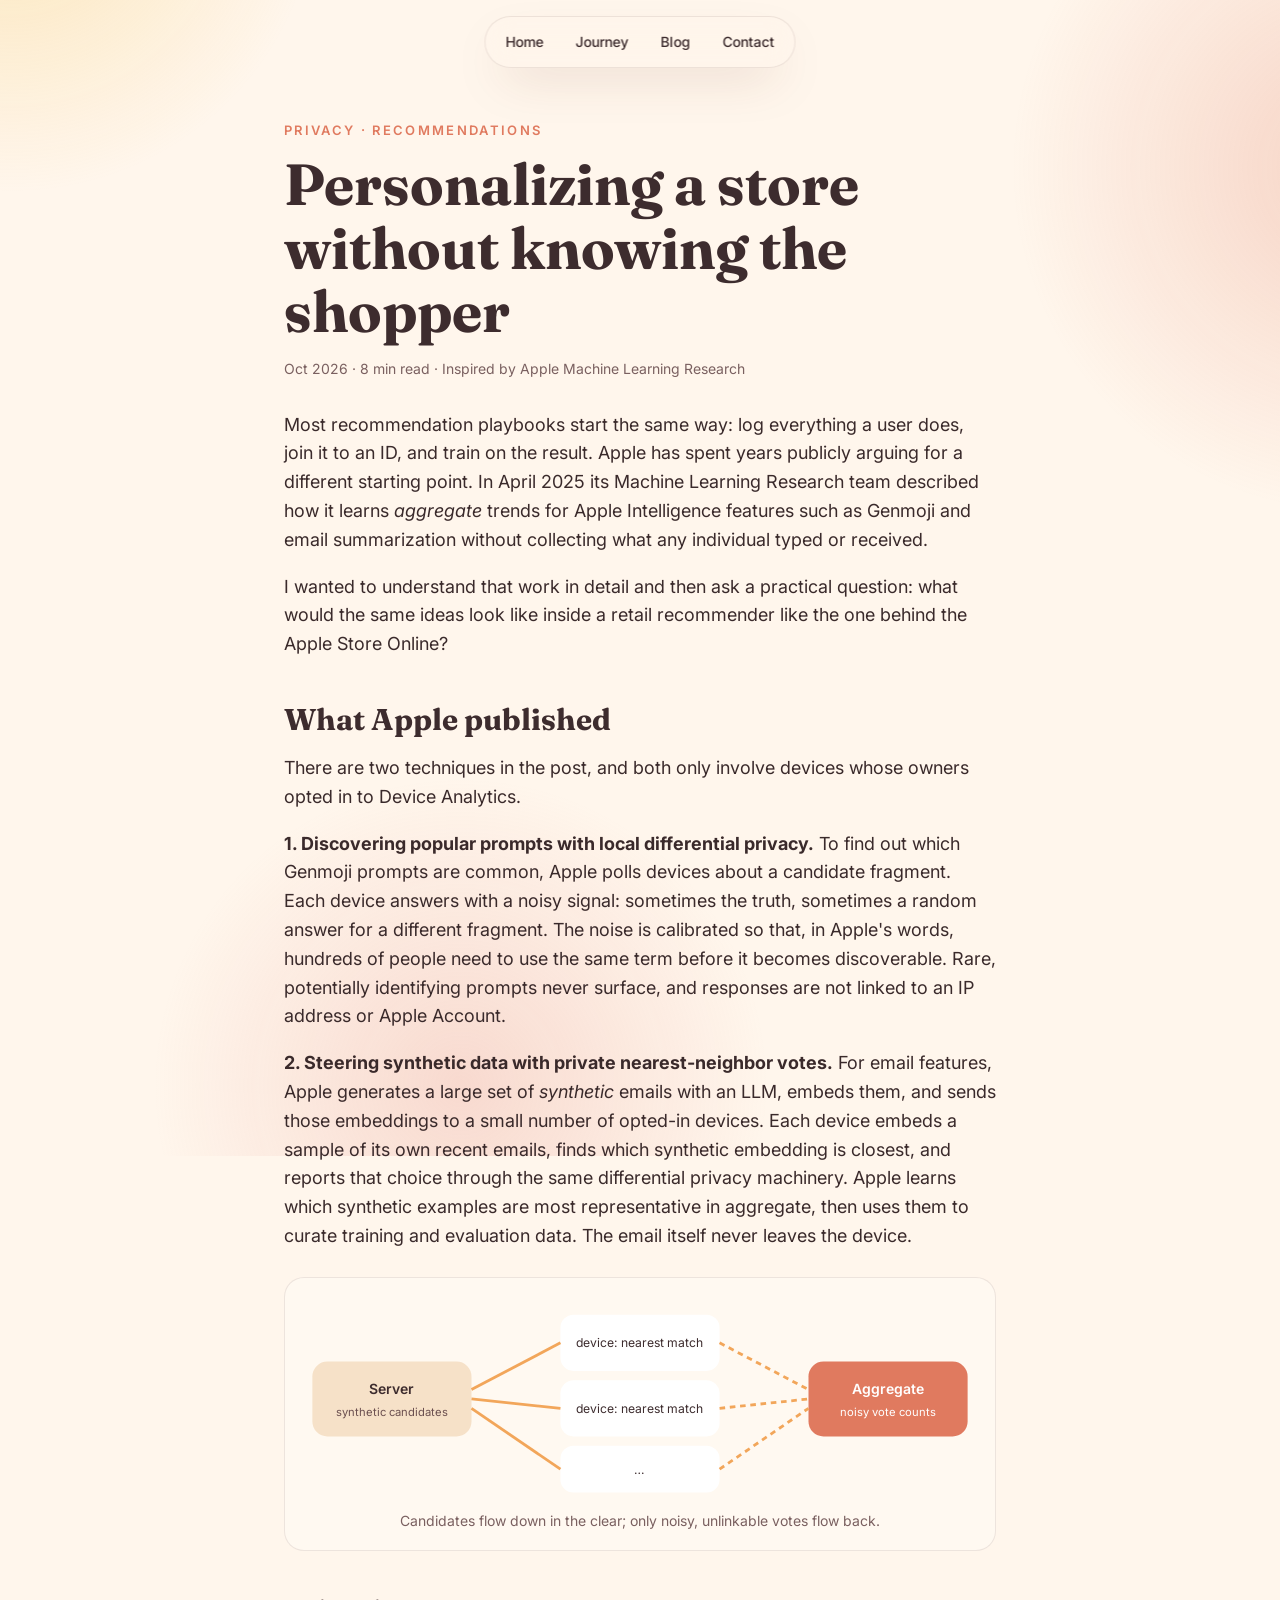
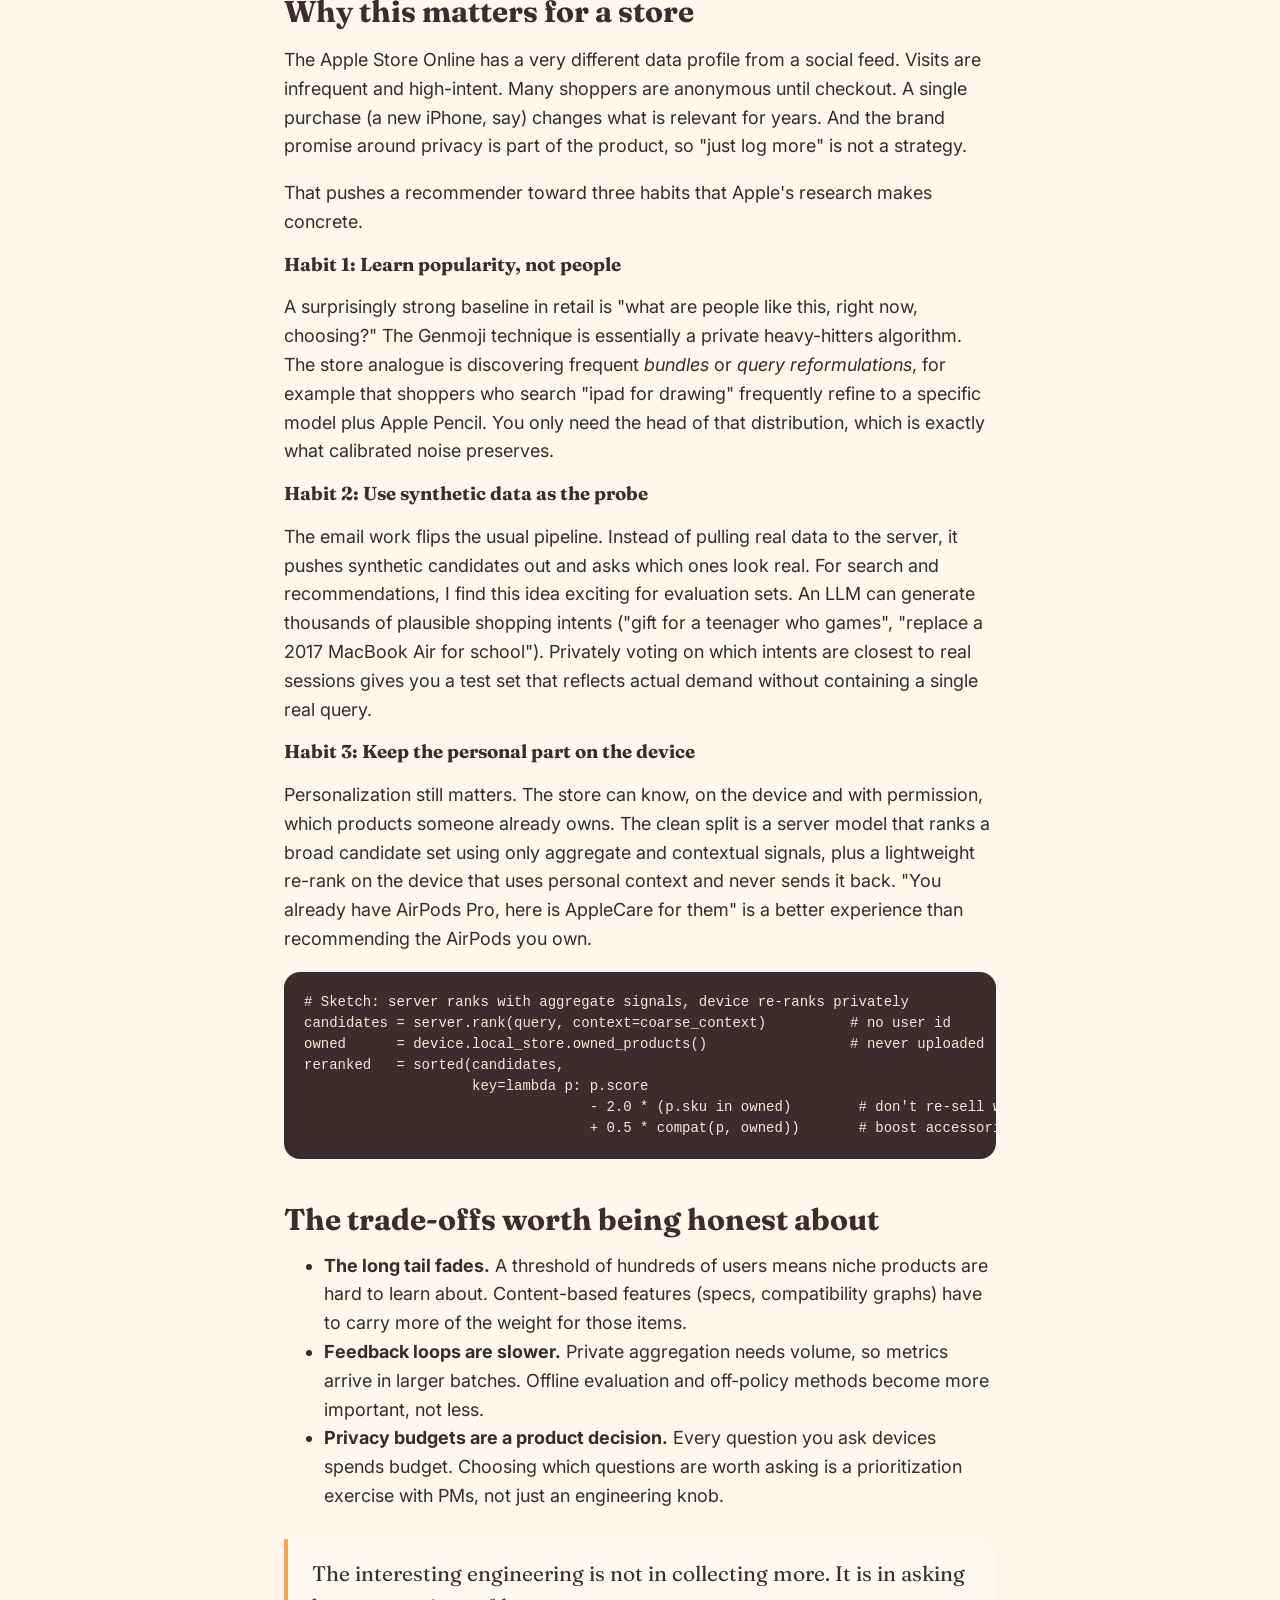
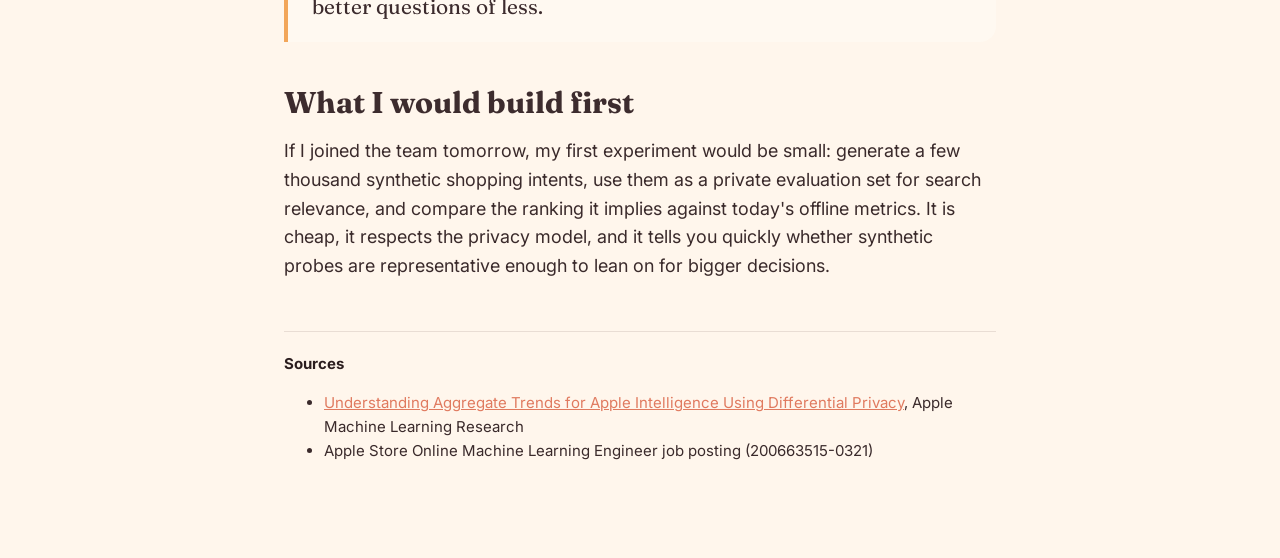
<file: blog/privacy-first-personalization.html>
<!doctype html>
<html lang="en">
<head>
  <meta charset="utf-8">
  <meta name="viewport" content="width=device-width, initial-scale=1">
  <title>Personalizing a store without knowing the shopper · Prisha Sophat</title>
  <meta name="description" content="What Apple's differential privacy and synthetic data research suggests for recommendations on the Apple Store Online.">
  <link href="https://fonts.googleapis.com/css2?family=Fraunces:opsz,wght@9..144,500;9..144,700&family=Inter:wght@400;500;600;700&display=swap" rel="stylesheet">
  <link rel="stylesheet" href="../assets/style.css">
</head>
<body>
  <div class="progress"></div>
  <nav class="nav"><a href="../index.html">Home</a><a href="../index.html#journey">Journey</a><a href="../index.html#blog">Blog</a><a href="../index.html#contact">Contact</a></nav>
  <article class="article">
    <div class="eyebrow">Privacy · Recommendations</div>
    <h1>Personalizing a store without knowing the shopper</h1>
    <div class="byline">Oct 2026 · 8 min read · Inspired by Apple Machine Learning Research</div>

    <p>Most recommendation playbooks start the same way: log everything a user does, join it to an ID, and train on the result. Apple has spent years publicly arguing for a different starting point. In April 2025 its Machine Learning Research team described how it learns <em>aggregate</em> trends for Apple Intelligence features such as Genmoji and email summarization without collecting what any individual typed or received.</p>
    <p>I wanted to understand that work in detail and then ask a practical question: what would the same ideas look like inside a retail recommender like the one behind the Apple Store Online?</p>

    <h2>What Apple published</h2>
    <p>There are two techniques in the post, and both only involve devices whose owners opted in to Device Analytics.</p>
    <p><strong>1. Discovering popular prompts with local differential privacy.</strong> To find out which Genmoji prompts are common, Apple polls devices about a candidate fragment. Each device answers with a noisy signal: sometimes the truth, sometimes a random answer for a different fragment. The noise is calibrated so that, in Apple's words, hundreds of people need to use the same term before it becomes discoverable. Rare, potentially identifying prompts never surface, and responses are not linked to an IP address or Apple Account.</p>
    <p><strong>2. Steering synthetic data with private nearest-neighbor votes.</strong> For email features, Apple generates a large set of <em>synthetic</em> emails with an LLM, embeds them, and sends those embeddings to a small number of opted-in devices. Each device embeds a sample of its own recent emails, finds which synthetic embedding is closest, and reports that choice through the same differential privacy machinery. Apple learns which synthetic examples are most representative in aggregate, then uses them to curate training and evaluation data. The email itself never leaves the device.</p>

    <figure class="diagram">
      <svg viewBox="0 0 720 220" role="img" aria-label="Synthetic candidates go to devices; devices return noisy votes; server aggregates">
        <rect x="10" y="70" width="170" height="80" rx="16" fill="#f6e1c8"/>
        <text x="95" y="105" text-anchor="middle" font-family="Inter" font-size="15" fill="#3d2c2e" font-weight="600">Server</text>
        <text x="95" y="128" text-anchor="middle" font-family="Inter" font-size="12" fill="#6b4f4f">synthetic candidates</text>
        <rect x="275" y="20" width="170" height="60" rx="14" fill="#fff"/>
        <rect x="275" y="90" width="170" height="60" rx="14" fill="#fff"/>
        <rect x="275" y="160" width="170" height="50" rx="14" fill="#fff"/>
        <text x="360" y="55" text-anchor="middle" font-family="Inter" font-size="13" fill="#3d2c2e">device: nearest match</text>
        <text x="360" y="125" text-anchor="middle" font-family="Inter" font-size="13" fill="#3d2c2e">device: nearest match</text>
        <text x="360" y="190" text-anchor="middle" font-family="Inter" font-size="13" fill="#3d2c2e">…</text>
        <rect x="540" y="70" width="170" height="80" rx="16" fill="#e07a5f"/>
        <text x="625" y="105" text-anchor="middle" font-family="Inter" font-size="15" fill="#fff" font-weight="600">Aggregate</text>
        <text x="625" y="128" text-anchor="middle" font-family="Inter" font-size="12" fill="#fff">noisy vote counts</text>
        <g stroke="#f2a65a" stroke-width="3" fill="none"><path d="M180 100 L275 50"/><path d="M180 110 L275 120"/><path d="M180 120 L275 185"/><path d="M445 50 L540 100" stroke-dasharray="6 5"/><path d="M445 120 L540 110" stroke-dasharray="6 5"/><path d="M445 185 L540 120" stroke-dasharray="6 5"/></g>
      </svg>
      <figcaption>Candidates flow down in the clear; only noisy, unlinkable votes flow back.</figcaption>
    </figure>

    <h2>Why this matters for a store</h2>
    <p>The Apple Store Online has a very different data profile from a social feed. Visits are infrequent and high-intent. Many shoppers are anonymous until checkout. A single purchase (a new iPhone, say) changes what is relevant for years. And the brand promise around privacy is part of the product, so "just log more" is not a strategy.</p>
    <p>That pushes a recommender toward three habits that Apple's research makes concrete.</p>

    <h3>Habit 1: Learn popularity, not people</h3>
    <p>A surprisingly strong baseline in retail is "what are people like this, right now, choosing?" The Genmoji technique is essentially a private heavy-hitters algorithm. The store analogue is discovering frequent <em>bundles</em> or <em>query reformulations</em>, for example that shoppers who search "ipad for drawing" frequently refine to a specific model plus Apple Pencil. You only need the head of that distribution, which is exactly what calibrated noise preserves.</p>

    <h3>Habit 2: Use synthetic data as the probe</h3>
    <p>The email work flips the usual pipeline. Instead of pulling real data to the server, it pushes synthetic candidates out and asks which ones look real. For search and recommendations, I find this idea exciting for evaluation sets. An LLM can generate thousands of plausible shopping intents ("gift for a teenager who games", "replace a 2017 MacBook Air for school"). Privately voting on which intents are closest to real sessions gives you a test set that reflects actual demand without containing a single real query.</p>

    <h3>Habit 3: Keep the personal part on the device</h3>
    <p>Personalization still matters. The store can know, on the device and with permission, which products someone already owns. The clean split is a server model that ranks a broad candidate set using only aggregate and contextual signals, plus a lightweight re-rank on the device that uses personal context and never sends it back. "You already have AirPods Pro, here is AppleCare for them" is a better experience than recommending the AirPods you own.</p>

<pre><code># Sketch: server ranks with aggregate signals, device re-ranks privately
candidates = server.rank(query, context=coarse_context)          # no user id
owned      = device.local_store.owned_products()                 # never uploaded
reranked   = sorted(candidates,
                    key=lambda p: p.score
                                  - 2.0 * (p.sku in owned)        # don't re-sell what they have
                                  + 0.5 * compat(p, owned))       # boost accessories that fit
</code></pre>

    <h2>The trade-offs worth being honest about</h2>
    <ul>
      <li><strong>The long tail fades.</strong> A threshold of hundreds of users means niche products are hard to learn about. Content-based features (specs, compatibility graphs) have to carry more of the weight for those items.</li>
      <li><strong>Feedback loops are slower.</strong> Private aggregation needs volume, so metrics arrive in larger batches. Offline evaluation and off-policy methods become more important, not less.</li>
      <li><strong>Privacy budgets are a product decision.</strong> Every question you ask devices spends budget. Choosing which questions are worth asking is a prioritization exercise with PMs, not just an engineering knob.</li>
    </ul>

    <blockquote>The interesting engineering is not in collecting more. It is in asking better questions of less.</blockquote>

    <h2>What I would build first</h2>
    <p>If I joined the team tomorrow, my first experiment would be small: generate a few thousand synthetic shopping intents, use them as a private evaluation set for search relevance, and compare the ranking it implies against today's offline metrics. It is cheap, it respects the privacy model, and it tells you quickly whether synthetic probes are representative enough to lean on for bigger decisions.</p>

    <div class="sources">
      <strong>Sources</strong>
      <ul>
        <li><a href="https://machinelearning.apple.com/research/differential-privacy-aggregate-trends" target="_blank" rel="noopener">Understanding Aggregate Trends for Apple Intelligence Using Differential Privacy</a>, Apple Machine Learning Research</li>
        <li>Apple Store Online Machine Learning Engineer job posting (200663515-0321)</li>
      </ul>
    </div>
  </article>
  <script src="../assets/article.js"></script>
</body>
</html>
</file>
<file: assets/style.css>
:root {
  --cream: #fff6ec;
  --paper: #fdf0e0;
  --sand: #f6e1c8;
  --apricot: #f2a65a;
  --honey: #f4c95d;
  --terracotta: #e07a5f;
  --rose: #e8998d;
  --plum: #3d2c2e;
  --cocoa: #6b4f4f;
  --sage: #81b29a;
  --ink: #2b1d1e;
  --muted: #7a6060;
  --card: rgba(255, 250, 243, 0.78);
  --shadow: 0 20px 50px -20px rgba(110, 50, 30, 0.35);
  --radius: 22px;
  --font-display: "Fraunces", Georgia, serif;
  --font-body: "Inter", system-ui, -apple-system, sans-serif;
}

* { box-sizing: border-box; }
html { scroll-behavior: smooth; overflow-x: clip; }
body {
  margin: 0;
  background: var(--cream);
  color: var(--ink);
  font-family: var(--font-body);
  line-height: 1.6;
  overflow-x: hidden;
}
a { color: var(--terracotta); }
img { max-width: 100%; }

/* Soft warm glow behind everything */
body::before {
  content: "";
  position: fixed;
  inset: -20vmax;
  z-index: -2;
  background:
    radial-gradient(40vmax 40vmax at 15% 10%, rgba(244, 201, 93, 0.35), transparent 60%),
    radial-gradient(45vmax 45vmax at 90% 30%, rgba(224, 122, 95, 0.28), transparent 60%),
    radial-gradient(40vmax 40vmax at 40% 95%, rgba(232, 153, 141, 0.3), transparent 60%);
  animation: drift 24s ease-in-out infinite alternate;
}
@keyframes drift { to { transform: translate3d(3vmax, -2vmax, 0) rotate(4deg); } }

/* Nav */
.nav {
  position: fixed; top: 16px; left: 50%; transform: translateX(-50%);
  z-index: 50; display: flex; gap: 4px; padding: 6px;
  background: rgba(255, 246, 236, 0.7); backdrop-filter: blur(14px);
  border: 1px solid rgba(107, 79, 79, 0.12); border-radius: 999px;
  box-shadow: var(--shadow); max-width: calc(100vw - 32px); overflow-x: auto;
}
.nav a {
  color: var(--plum); text-decoration: none; font-weight: 500; font-size: 14px;
  padding: 8px 14px; border-radius: 999px; white-space: nowrap; transition: background .2s;
}
.nav a:hover, .nav a.active { background: var(--sand); }

section { padding: 110px 24px; max-width: 1180px; margin: 0 auto; position: relative; }
.eyebrow {
  font-size: 13px; letter-spacing: .18em; text-transform: uppercase;
  color: var(--terracotta); font-weight: 600;
}
h1, h2, h3 { font-family: var(--font-display); color: var(--plum); line-height: 1.1; margin: 0; }
h2 { font-size: clamp(34px, 5vw, 56px); margin: 8px 0 18px; }
.lead { color: var(--muted); font-size: 18px; max-width: 640px; }

/* Hero */
.hero {
  min-height: 100vh; display: grid; grid-template-columns: 1.05fr 1fr;
  align-items: center; gap: 24px; max-width: 1240px;
}
.hero h1 { font-size: clamp(46px, 7.5vw, 96px); letter-spacing: -0.02em; }
.hero h1 .grad {
  background: linear-gradient(100deg, var(--terracotta), var(--apricot) 50%, var(--honey));
  -webkit-background-clip: text; background-clip: text; color: transparent;
}
.hero p { font-size: 19px; color: var(--cocoa); max-width: 520px; }
#hero-canvas {
  width: 100%; height: min(78vh, 680px); display: block; cursor: grab;
  background: radial-gradient(circle at 50% 50%, rgba(255, 186, 140, .45), rgba(244, 201, 93, .12) 38%, transparent 62%);
}
#hero-canvas:active { cursor: grabbing; }
.btns { display: flex; gap: 12px; flex-wrap: wrap; margin-top: 26px; }
.btn {
  display: inline-flex; align-items: center; gap: 8px; padding: 13px 22px; border-radius: 999px;
  font-weight: 600; text-decoration: none; transition: transform .2s, box-shadow .2s;
}
.btn.primary { background: linear-gradient(120deg, var(--terracotta), var(--apricot)); color: #fff; box-shadow: 0 12px 30px -10px rgba(224, 122, 95, .7); }
.btn.ghost { background: var(--card); color: var(--plum); border: 1px solid rgba(107, 79, 79, .18); }
.btn:hover { transform: translateY(-2px); }
.scroll-hint { margin-top: 40px; color: var(--muted); font-size: 14px; }

/* ---------- The 3D book ---------- */
.book-stage {
  height: 640px; display: grid; place-items: center; perspective: 2200px;
  margin-top: 30px; touch-action: pan-y; user-select: none;
}
.book {
  --w: 380px; --h: 520px;
  width: calc(var(--w) * 2); height: var(--h); position: relative;
  transform-style: preserve-3d; transition: transform .6s cubic-bezier(.2,.8,.2,1);
}
.book .shadow {
  position: absolute; left: 10%; right: 10%; bottom: -60px; height: 50px;
  background: radial-gradient(closest-side, rgba(61, 44, 46, .35), transparent);
  transform: rotateX(90deg) translateZ(-30px); filter: blur(8px);
}
.leaf {
  position: absolute; top: 0; left: 50%; width: var(--w); height: var(--h);
  transform-origin: left center; transform-style: preserve-3d;
  transition: transform 1.1s cubic-bezier(.645,.045,.355,1);
  cursor: pointer;
}
.leaf.flipped { transform: rotateY(-180deg); }
.face {
  position: absolute; inset: 0; backface-visibility: hidden; -webkit-backface-visibility: hidden;
  border-radius: 4px 14px 14px 4px; overflow: hidden;
  background: linear-gradient(90deg, #f3e2cb 0%, var(--paper) 8%, #fffaf2 100%);
  box-shadow: inset 8px 0 18px -10px rgba(107,79,79,.35);
  padding: 44px 40px; display: flex; flex-direction: column;
}
.face.back {
  transform: rotateY(180deg); border-radius: 14px 4px 4px 14px;
  background: linear-gradient(270deg, #f3e2cb 0%, var(--paper) 8%, #fffaf2 100%);
  box-shadow: inset -8px 0 18px -10px rgba(107,79,79,.35);
}
.face::after { /* subtle paper grain */
  content: ""; position: absolute; inset: 0; pointer-events: none; opacity: .35;
  background-image: repeating-linear-gradient(0deg, rgba(107,79,79,.04) 0 1px, transparent 1px 3px);
}
.face.cover {
  background: linear-gradient(140deg, #c8553d, var(--terracotta) 40%, var(--apricot));
  color: #fff8ef; justify-content: center; align-items: flex-start;
  box-shadow: inset 10px 0 20px -8px rgba(0,0,0,.35), inset 0 0 0 10px rgba(255,255,255,.08);
}
.face.cover h3 { color: #fff8ef; font-size: 48px; }
.face.cover .emboss {
  border: 2px solid rgba(255, 248, 239, .55); border-radius: 10px; padding: 30px 26px; width: 100%;
}
.face.cover small { letter-spacing: .2em; text-transform: uppercase; opacity: .85; }
.face.inside-cover { background: linear-gradient(270deg, #e9c9a3, #f6dfc2); justify-content: center; text-align: center; }
.face .chapter { font-size: 12px; letter-spacing: .2em; text-transform: uppercase; color: var(--terracotta); font-weight: 700; }
.face h4 { font-family: var(--font-display); font-size: 30px; margin: 10px 0 6px; color: var(--plum); }
.face .place { color: var(--cocoa); font-weight: 600; font-size: 14px; }
.face p { color: var(--ink); font-size: 15.5px; }
.face .pageno { margin-top: auto; font-size: 12px; color: var(--muted); align-self: flex-end; font-family: var(--font-display); }
.face.back .pageno { align-self: flex-start; }
.chip { display: inline-block; font-size: 12px; padding: 4px 10px; margin: 3px 4px 0 0; border-radius: 999px; background: var(--sand); color: var(--cocoa); }
.illus { flex: 1; display: grid; place-items: center; }
.illus svg { width: 70%; max-height: 260px; }
.book-controls { display: flex; gap: 12px; justify-content: center; align-items: center; margin-top: 10px; flex-wrap: wrap; }
.book-controls button {
  border: none; background: var(--card); border: 1px solid rgba(107,79,79,.18); color: var(--plum);
  padding: 10px 18px; border-radius: 999px; font: 600 14px var(--font-body); cursor: pointer;
}
.book-controls button:hover { background: var(--sand); }
.book-hint { text-align: center; color: var(--muted); font-size: 14px; }

/* ---------- Tilt cards ---------- */
.grid { display: grid; grid-template-columns: repeat(auto-fill, minmax(min(100%, 300px), 1fr)); gap: 22px; margin-top: 30px; }
.tilt {
  position: relative; background: var(--card); border: 1px solid rgba(107,79,79,.12);
  border-radius: var(--radius); padding: 26px; box-shadow: var(--shadow);
  transform-style: preserve-3d; transition: transform .15s ease-out; will-change: transform;
  text-decoration: none; color: inherit; display: block; backdrop-filter: blur(6px);
}
.tilt > * { transform: translateZ(30px); }
.tilt .glare {
  position: absolute; inset: 0; border-radius: inherit; pointer-events: none; transform: none;
  background: radial-gradient(circle at var(--gx, 50%) var(--gy, 50%), rgba(255,255,255,.55), transparent 50%);
  opacity: 0; transition: opacity .2s; mix-blend-mode: soft-light;
}
.tilt:hover .glare { opacity: 1; }
.tilt h3 { font-size: 23px; margin-bottom: 8px; }
.tilt p { color: var(--cocoa); margin: 0 0 14px; }
.tilt .meta { font-size: 13px; color: var(--terracotta); font-weight: 600; letter-spacing: .04em; }
.tilt .num {
  font-family: var(--font-display); font-size: 54px; line-height: 1; color: transparent;
  -webkit-text-stroke: 1.5px var(--apricot); margin-bottom: 8px;
}

.stat-num {
  font-family: var(--font-display); font-size: 52px; font-weight: 700; line-height: 1.05;
  background: linear-gradient(110deg, var(--terracotta), var(--apricot)); -webkit-background-clip: text; background-clip: text; color: transparent;
}
.stat p { margin: 10px 0 0; }
#stat-grid { grid-template-columns: repeat(auto-fill, minmax(min(100%, 240px), 1fr)); }

/* ---------- Skills sphere ---------- */
.skills-wrap { display: grid; grid-template-columns: 1fr 1fr; gap: 30px; align-items: center; }
.sphere { position: relative; height: 460px; perspective: 900px; cursor: grab; touch-action: pan-y; }
.sphere span {
  position: absolute; left: 50%; top: 50%; white-space: nowrap; font-weight: 600;
  color: var(--plum); padding: 6px 12px; border-radius: 999px;
  background: rgba(255, 250, 243, .85); border: 1px solid rgba(224,122,95,.25);
  transform: translate(-50%, -50%); will-change: transform, opacity; font-size: 14px;
}

/* ---------- Blog ---------- */
#blog-grid { grid-template-columns: repeat(auto-fill, minmax(min(100%, 440px), 1fr)); }
.post-card .read { margin-top: 14px; font-weight: 600; color: var(--terracotta); }

/* ---------- Contact ---------- */
.contact {
  text-align: center; background: linear-gradient(140deg, var(--plum), #5a3a3b);
  color: var(--cream); border-radius: 36px; padding: 80px 30px; margin: 40px auto 100px;
  box-shadow: var(--shadow); overflow: hidden;
}
.contact h2 { color: var(--cream); }
.contact p { color: #f2dcd0; }
.contact .btn.ghost { color: var(--cream); background: rgba(255,255,255,.08); border-color: rgba(255,255,255,.2); }
footer { text-align: center; color: var(--muted); font-size: 13px; padding: 0 0 40px; }

/* Reveal on scroll */
.reveal { opacity: 0; transform: translateY(30px); transition: opacity .8s, transform .8s; }
.reveal.in { opacity: 1; transform: none; }

/* ---------- Article pages ---------- */
.article { max-width: 760px; margin: 0 auto; padding: 120px 24px 80px; }
.article h1 { font-size: clamp(36px, 5.5vw, 58px); margin: 12px 0 14px; }
.article .byline { color: var(--muted); font-size: 14px; margin-bottom: 30px; }
.article h2 { font-size: 30px; margin: 44px 0 10px; }
.article p, .article li { font-size: 18px; color: #3a2a2b; }
.article blockquote {
  margin: 28px 0; padding: 18px 24px; border-left: 4px solid var(--apricot);
  background: var(--card); border-radius: 0 16px 16px 0; font-family: var(--font-display); font-size: 21px; color: var(--plum);
}
.article pre {
  background: var(--plum); color: #fbe6d4; padding: 20px; border-radius: 16px; overflow-x: auto; font-size: 14px; line-height: 1.5;
}
.article code { font-family: ui-monospace, "SF Mono", Menlo, monospace; }
.article p code { background: var(--sand); padding: 2px 6px; border-radius: 6px; font-size: .9em; }
.article .sources { font-size: 15px; border-top: 1px solid rgba(107,79,79,.15); margin-top: 50px; padding-top: 20px; }
.article .sources li { font-size: 15px; }
.diagram { background: var(--card); border-radius: 20px; padding: 18px; margin: 26px 0; border: 1px solid rgba(107,79,79,.12); }
.diagram svg { width: 100%; height: auto; display: block; }
.diagram figcaption { font-size: 14px; color: var(--muted); text-align: center; margin-top: 8px; }
.progress { position: fixed; top: 0; left: 0; height: 4px; background: linear-gradient(90deg, var(--terracotta), var(--honey)); z-index: 60; width: 0; }

/* ---------- Responsive ---------- */
@media (max-width: 900px) {
  .hero { grid-template-columns: 1fr; padding-top: 110px; text-align: left; }
  #hero-canvas { height: 380px; order: -1; }
  .skills-wrap { grid-template-columns: 1fr; }
  .book { --w: 300px; --h: 430px; }
  .book-stage { height: 540px; }
}
@media (max-width: 680px) {
  section { padding: 80px 16px; }
  .book { --w: 45vw; --h: 440px; }
  .face { padding: 22px 16px; }
  .face h4 { font-size: 19px; }
  .face p { font-size: 12px; line-height: 1.45; }
  .face.cover h3 { font-size: 26px; }
  .face .chip { font-size: 10px; padding: 2px 7px; }
  .book-stage { height: 540px; }
  .sphere { height: 340px; }
}
@media (prefers-reduced-motion: reduce) {
  *, *::before { animation: none !important; transition: none !important; }
}
</file>
